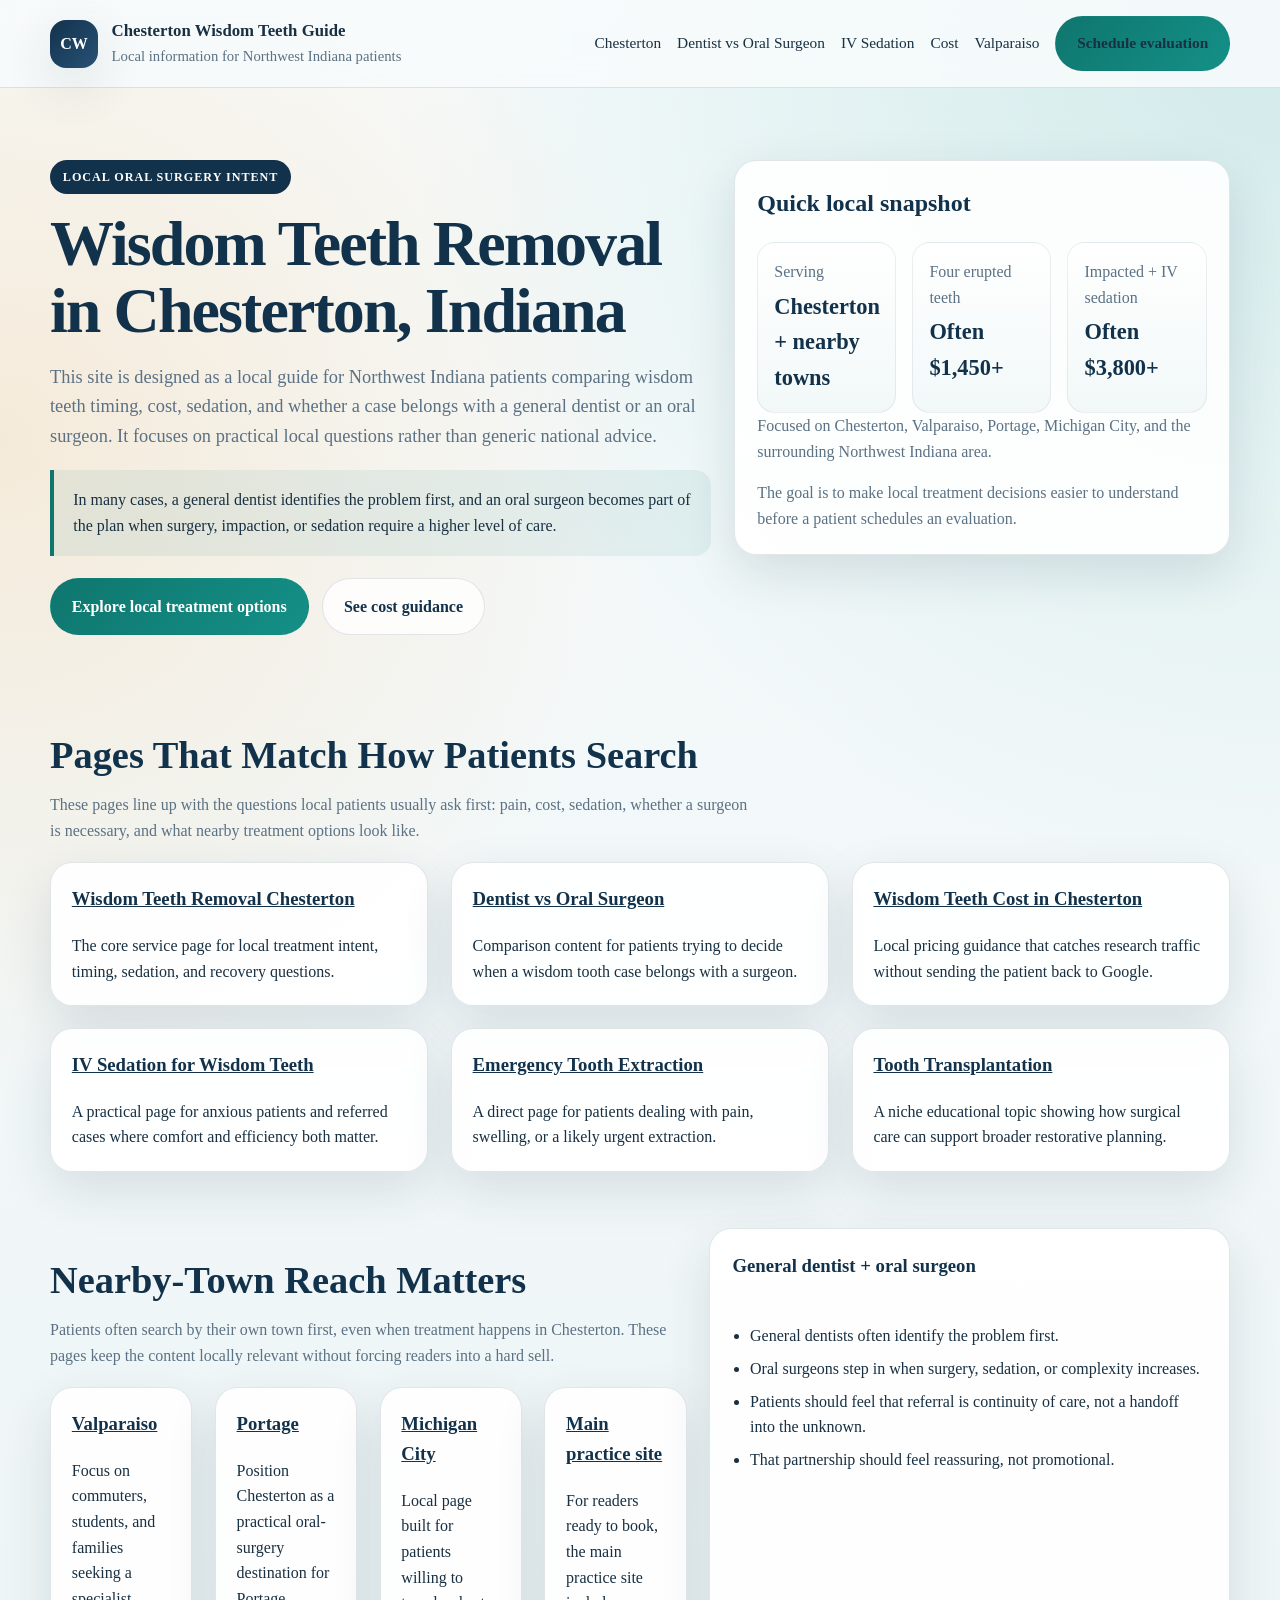
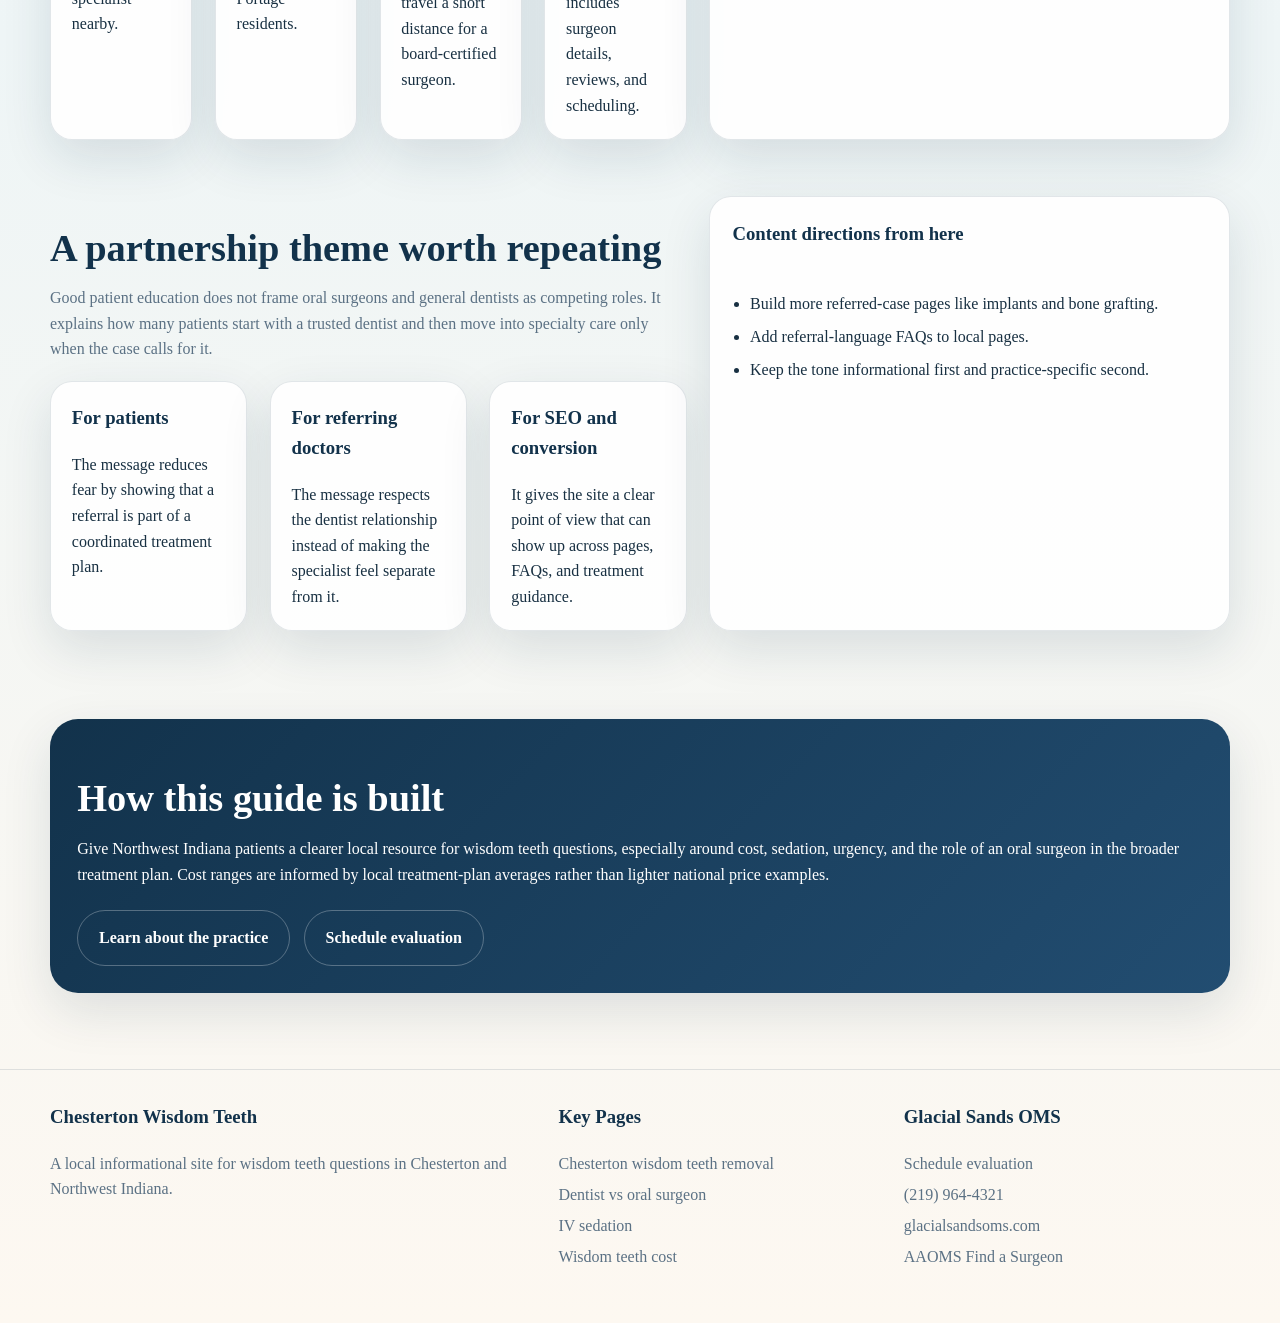
<file: index.html>
<!DOCTYPE html>
<html lang="en">
<head>
  <meta charset="utf-8">
  <meta name="viewport" content="width=device-width, initial-scale=1">
  <title>Chesterton Wisdom Teeth Removal Guide | Cost, Sedation, and Local Options</title>
  <meta name="description" content="A local guide to wisdom teeth removal in Chesterton, Indiana with cost information, sedation guidance, surgeon comparisons, and nearby-town pages.">
  <link rel="canonical" href="https://chestertonwisdomteeth.com/">
  <link rel="stylesheet" href="styles.css">
  <script type="application/ld+json">
  {
    "@context": "https://schema.org",
    "@type": "MedicalClinic",
    "name": "Glacial Sands OMS",
    "url": "https://glacialsandsoms.com/",
    "telephone": "+1-219-964-4321",
    "address": {
      "@type": "PostalAddress",
      "streetAddress": "1008 Broadway",
      "addressLocality": "Chesterton",
      "addressRegion": "IN",
      "postalCode": "46304",
      "addressCountry": "US"
    },
    "areaServed": [
      "Chesterton, Indiana",
      "Valparaiso, Indiana",
      "Portage, Indiana",
      "Michigan City, Indiana"
    ],
    "medicalSpecialty": "Oral and Maxillofacial Surgery"
  }
  </script>
</head>
<body>
  <header class="site-header">
    <div class="shell header-bar">
      <a class="brand" href="index.html">
        <div class="brand-mark">CW</div>
        <div class="brand-copy">
          <strong>Chesterton Wisdom Teeth Guide</strong>
          <span>Local information for Northwest Indiana patients</span>
        </div>
      </a>
      <nav class="nav-links">
        <a href="wisdom-teeth-removal-chesterton-in.html">Chesterton</a>
        <a href="dentist-vs-oral-surgeon.html">Dentist vs Oral Surgeon</a>
        <a href="iv-sedation-wisdom-teeth-chesterton-in.html">IV Sedation</a>
        <a href="wisdom-teeth-removal-cost-chesterton-in.html">Cost</a>
        <a href="wisdom-teeth-removal-valparaiso-in.html">Valparaiso</a>
        <a class="btn btn-primary" href="https://glacialsandsoms.com/contact/">Schedule evaluation</a>
      </nav>
    </div>
  </header>

  <main>
    <section class="hero">
      <div class="shell hero-grid">
        <div>
          <span class="eyebrow">Local oral surgery intent</span>
          <h1>Wisdom Teeth Removal in Chesterton, Indiana</h1>
          <p class="lead">
            This site is designed as a local guide for Northwest Indiana patients comparing wisdom teeth timing,
            cost, sedation, and whether a case belongs with a general dentist or an oral surgeon. It focuses on
            practical local questions rather than generic national advice.
          </p>
          <div class="quote-box">
            In many cases, a general dentist identifies the problem first, and an oral surgeon becomes part of the plan
            when surgery, impaction, or sedation require a higher level of care.
          </div>
          <div class="cta-row">
            <a class="btn btn-primary" href="wisdom-teeth-removal-chesterton-in.html">Explore local treatment options</a>
            <a class="btn btn-secondary" href="wisdom-teeth-removal-cost-chesterton-in.html">See cost guidance</a>
          </div>
        </div>
        <aside class="card hero-card">
          <h2>Quick local snapshot</h2>
          <div class="metric-grid">
            <div class="metric">
              <span class="muted">Serving</span>
              <strong>Chesterton + nearby towns</strong>
            </div>
            <div class="metric">
              <span class="muted">Four erupted teeth</span>
              <strong>Often $1,450+</strong>
            </div>
            <div class="metric">
              <span class="muted">Impacted + IV sedation</span>
              <strong>Often $3,800+</strong>
            </div>
          </div>
          <p class="muted">
            Focused on Chesterton, Valparaiso, Portage, Michigan City, and the surrounding Northwest Indiana area.
          </p>
          <p class="muted" style="margin-bottom:0;">
            The goal is to make local treatment decisions easier to understand before a patient schedules an evaluation.
          </p>
        </aside>
      </div>
    </section>

    <section class="section">
      <div class="shell">
        <h2>Pages That Match How Patients Search</h2>
        <p class="section-intro">
          These pages line up with the questions local patients usually ask first: pain, cost, sedation,
          whether a surgeon is necessary, and what nearby treatment options look like.
        </p>
        <div class="cards">
          <article class="card">
            <h3><a href="wisdom-teeth-removal-chesterton-in.html">Wisdom Teeth Removal Chesterton</a></h3>
            <p>The core service page for local treatment intent, timing, sedation, and recovery questions.</p>
          </article>
          <article class="card">
            <h3><a href="dentist-vs-oral-surgeon.html">Dentist vs Oral Surgeon</a></h3>
            <p>Comparison content for patients trying to decide when a wisdom tooth case belongs with a surgeon.</p>
          </article>
          <article class="card">
            <h3><a href="wisdom-teeth-removal-cost-chesterton-in.html">Wisdom Teeth Cost in Chesterton</a></h3>
            <p>Local pricing guidance that catches research traffic without sending the patient back to Google.</p>
          </article>
          <article class="card">
            <h3><a href="iv-sedation-wisdom-teeth-chesterton-in.html">IV Sedation for Wisdom Teeth</a></h3>
              <p>A practical page for anxious patients and referred cases where comfort and efficiency both matter.</p>
          </article>
          <article class="card">
            <h3><a href="emergency-tooth-extraction-chesterton-in.html">Emergency Tooth Extraction</a></h3>
              <p>A direct page for patients dealing with pain, swelling, or a likely urgent extraction.</p>
          </article>
          <article class="card">
            <h3><a href="tooth-transplantation-chesterton-in.html">Tooth Transplantation</a></h3>
              <p>A niche educational topic showing how surgical care can support broader restorative planning.</p>
          </article>
        </div>
      </div>
    </section>

    <section class="section">
      <div class="shell split-grid">
        <div>
          <h2>Nearby-Town Reach Matters</h2>
          <p class="section-intro">
            Patients often search by their own town first, even when treatment happens in Chesterton. These pages keep
            the content locally relevant without forcing readers into a hard sell.
          </p>
          <div class="town-grid">
            <article class="card">
              <h3><a href="wisdom-teeth-removal-valparaiso-in.html">Valparaiso</a></h3>
              <p>Focus on commuters, students, and families seeking a specialist nearby.</p>
            </article>
            <article class="card">
              <h3><a href="wisdom-teeth-removal-portage-in.html">Portage</a></h3>
              <p>Position Chesterton as a practical oral-surgery destination for Portage residents.</p>
            </article>
            <article class="card">
              <h3><a href="wisdom-teeth-removal-michigan-city-in.html">Michigan City</a></h3>
              <p>Local page built for patients willing to travel a short distance for a board-certified surgeon.</p>
            </article>
            <article class="card">
              <h3><a href="https://glacialsandsoms.com/">Main practice site</a></h3>
              <p>For readers ready to book, the main practice site includes surgeon details, reviews, and scheduling.</p>
            </article>
          </div>
        </div>
        <aside class="card sidebar-card">
          <h3>General dentist + oral surgeon</h3>
          <ul class="bullet-list">
            <li>General dentists often identify the problem first.</li>
            <li>Oral surgeons step in when surgery, sedation, or complexity increases.</li>
            <li>Patients should feel that referral is continuity of care, not a handoff into the unknown.</li>
            <li>That partnership should feel reassuring, not promotional.</li>
          </ul>
        </aside>
      </div>
    </section>

    <section class="section">
      <div class="shell split-grid">
        <div>
          <h2>A partnership theme worth repeating</h2>
          <p class="section-intro">
            Good patient education does not frame oral surgeons and general dentists as competing roles. It explains how
            many patients start with a trusted dentist and then move into specialty care only when the case calls for it.
          </p>
          <div class="cards">
            <article class="card">
              <h3>For patients</h3>
              <p>The message reduces fear by showing that a referral is part of a coordinated treatment plan.</p>
            </article>
            <article class="card">
              <h3>For referring doctors</h3>
              <p>The message respects the dentist relationship instead of making the specialist feel separate from it.</p>
            </article>
            <article class="card">
              <h3>For SEO and conversion</h3>
              <p>It gives the site a clear point of view that can show up across pages, FAQs, and treatment guidance.</p>
            </article>
          </div>
        </div>
        <aside class="card sidebar-card">
          <h3>Content directions from here</h3>
          <ul class="bullet-list">
            <li>Build more referred-case pages like implants and bone grafting.</li>
            <li>Add referral-language FAQs to local pages.</li>
            <li>Keep the tone informational first and practice-specific second.</li>
          </ul>
        </aside>
      </div>
    </section>

    <section class="section">
      <div class="shell">
        <div class="cta-band">
          <h2>How this guide is built</h2>
          <p>
            Give Northwest Indiana patients a clearer local resource for wisdom teeth questions, especially around cost,
            sedation, urgency, and the role of an oral surgeon in the broader treatment plan. Cost ranges are informed
            by local treatment-plan averages rather than lighter national price examples.
          </p>
          <div class="cta-row">
            <a class="btn btn-ghost" href="https://glacialsandsoms.com/">Learn about the practice</a>
            <a class="btn btn-ghost" href="https://glacialsandsoms.com/contact/">Schedule evaluation</a>
          </div>
        </div>
      </div>
    </section>
  </main>

  <footer class="site-footer">
    <div class="shell footer-grid">
      <div>
        <h3>Chesterton Wisdom Teeth</h3>
        <p class="muted">
          A local informational site for wisdom teeth questions in Chesterton and Northwest Indiana.
        </p>
      </div>
      <div>
        <h3>Key Pages</h3>
        <a href="wisdom-teeth-removal-chesterton-in.html">Chesterton wisdom teeth removal</a>
        <a href="dentist-vs-oral-surgeon.html">Dentist vs oral surgeon</a>
        <a href="iv-sedation-wisdom-teeth-chesterton-in.html">IV sedation</a>
        <a href="wisdom-teeth-removal-cost-chesterton-in.html">Wisdom teeth cost</a>
      </div>
      <div>
        <h3>Glacial Sands OMS</h3>
        <a href="https://glacialsandsoms.com/contact/">Schedule evaluation</a>
        <a href="tel:+12199644321">(219) 964-4321</a>
        <a href="https://glacialsandsoms.com/">glacialsandsoms.com</a>
        <a href="https://myoms.org/find-a-surgeon/" target="_blank" rel="noopener noreferrer">AAOMS Find a Surgeon</a>
      </div>
    </div>
  </footer>
</body>
</html>
</file>
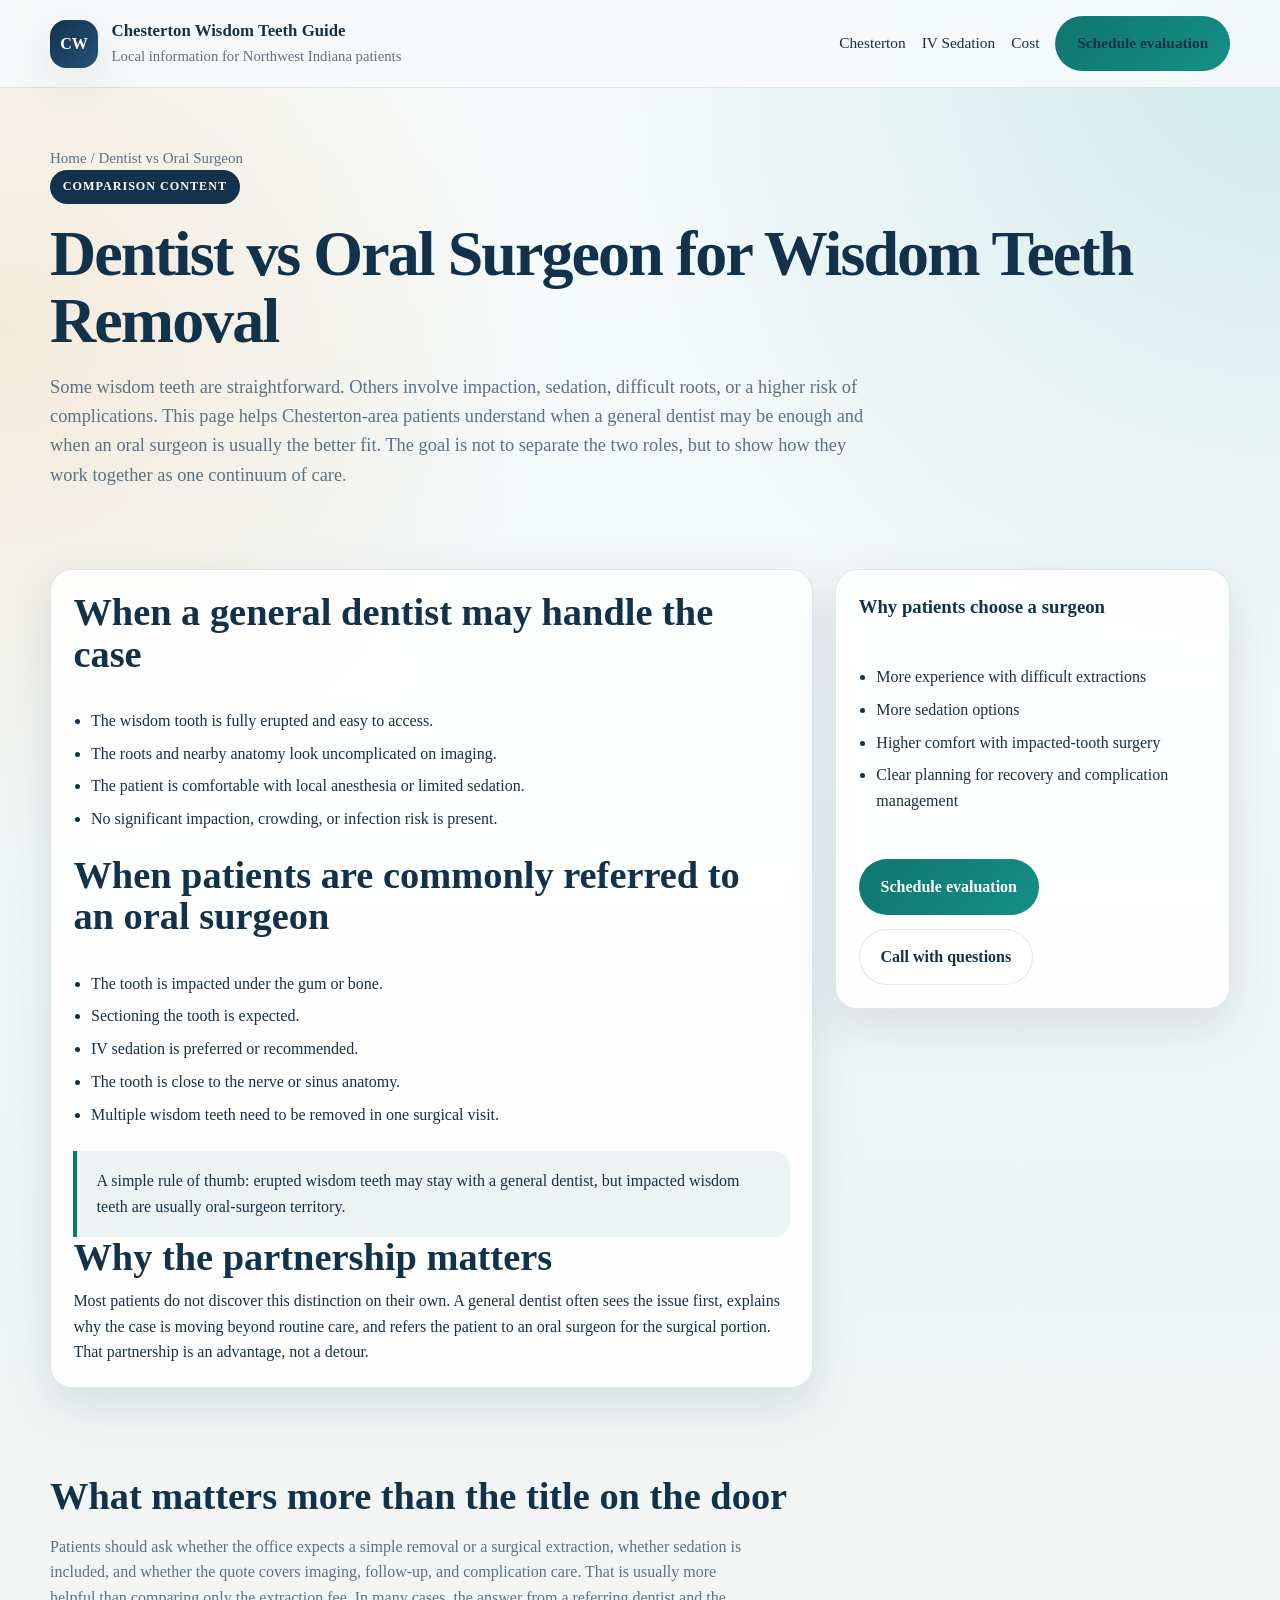
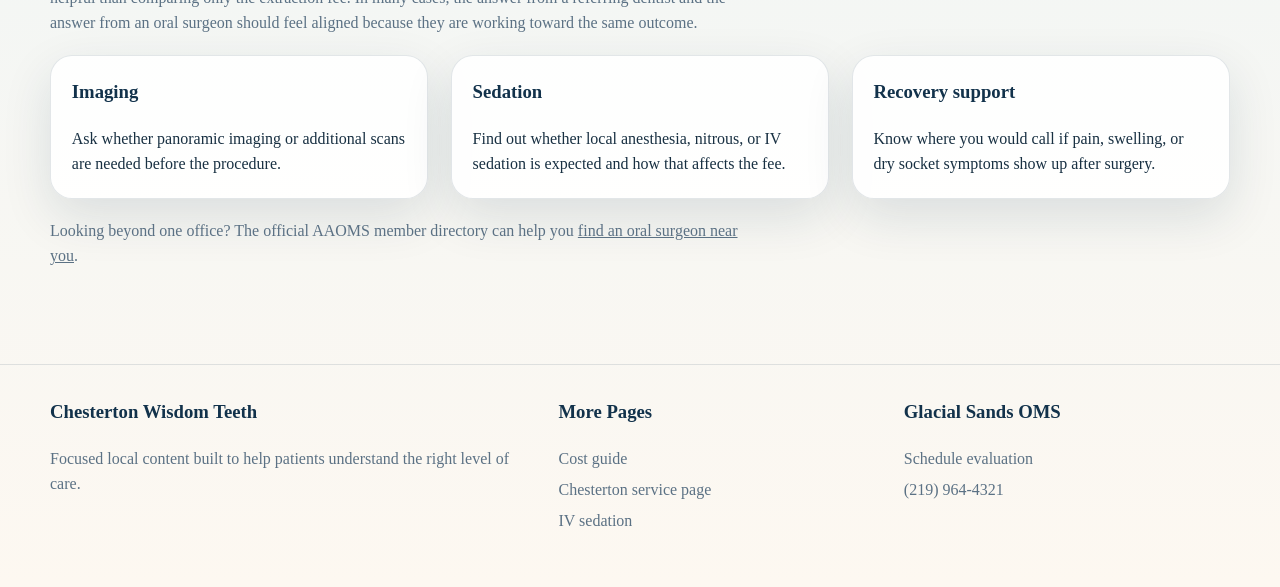
<file: dentist-vs-oral-surgeon.html>
<!DOCTYPE html>
<html lang="en">
<head>
  <meta charset="utf-8">
  <meta name="viewport" content="width=device-width, initial-scale=1">
  <title>Dentist vs Oral Surgeon for Wisdom Teeth | Chesterton, IN</title>
  <meta name="description" content="When should wisdom teeth come out with a general dentist and when should they be referred to an oral surgeon in Chesterton, Indiana?">
  <link rel="canonical" href="https://chestertonwisdomteeth.com/dentist-vs-oral-surgeon">
  <link rel="stylesheet" href="styles.css">
</head>
<body>
  <header class="site-header">
    <div class="shell header-bar">
      <a class="brand" href="index.html">
        <div class="brand-mark">CW</div>
        <div class="brand-copy">
          <strong>Chesterton Wisdom Teeth Guide</strong>
          <span>Local information for Northwest Indiana patients</span>
        </div>
      </a>
      <nav class="nav-links">
        <a href="wisdom-teeth-removal-chesterton-in.html">Chesterton</a>
        <a href="iv-sedation-wisdom-teeth-chesterton-in.html">IV Sedation</a>
        <a href="wisdom-teeth-removal-cost-chesterton-in.html">Cost</a>
        <a class="btn btn-primary" href="https://glacialsandsoms.com/contact/">Schedule evaluation</a>
      </nav>
    </div>
  </header>

  <main>
    <section class="page-hero">
      <div class="shell">
        <div class="breadcrumbs"><a href="index.html">Home</a> / Dentist vs Oral Surgeon</div>
        <span class="eyebrow">Comparison content</span>
        <h1>Dentist vs Oral Surgeon for Wisdom Teeth Removal</h1>
        <p class="lead">
          Some wisdom teeth are straightforward. Others involve impaction, sedation, difficult roots, or a higher risk
          of complications. This page helps Chesterton-area patients understand when a general dentist may be enough and
          when an oral surgeon is usually the better fit. The goal is not to separate the two roles, but to show how
          they work together as one continuum of care.
        </p>
      </div>
    </section>

    <section class="section">
      <div class="shell content-grid">
        <article class="card section-card">
          <h2>When a general dentist may handle the case</h2>
          <ul class="bullet-list">
            <li>The wisdom tooth is fully erupted and easy to access.</li>
            <li>The roots and nearby anatomy look uncomplicated on imaging.</li>
            <li>The patient is comfortable with local anesthesia or limited sedation.</li>
            <li>No significant impaction, crowding, or infection risk is present.</li>
          </ul>

          <h2>When patients are commonly referred to an oral surgeon</h2>
          <ul class="bullet-list">
            <li>The tooth is impacted under the gum or bone.</li>
            <li>Sectioning the tooth is expected.</li>
            <li>IV sedation is preferred or recommended.</li>
            <li>The tooth is close to the nerve or sinus anatomy.</li>
            <li>Multiple wisdom teeth need to be removed in one surgical visit.</li>
          </ul>

          <div class="quote-box">
            A simple rule of thumb: erupted wisdom teeth may stay with a general dentist, but impacted wisdom teeth
            are usually oral-surgeon territory.
          </div>
          <h2>Why the partnership matters</h2>
          <p>
            Most patients do not discover this distinction on their own. A general dentist often sees the issue first,
            explains why the case is moving beyond routine care, and refers the patient to an oral surgeon for the
            surgical portion. That partnership is an advantage, not a detour.
          </p>
        </article>

        <aside class="card sidebar-card">
          <h3>Why patients choose a surgeon</h3>
          <ul class="bullet-list">
            <li>More experience with difficult extractions</li>
            <li>More sedation options</li>
            <li>Higher comfort with impacted-tooth surgery</li>
            <li>Clear planning for recovery and complication management</li>
          </ul>
          <div class="cta-row">
            <a class="btn btn-primary" href="https://glacialsandsoms.com/contact/">Schedule evaluation</a>
            <a class="btn btn-secondary" href="tel:+12199644321">Call with questions</a>
          </div>
        </aside>
      </div>
    </section>

    <section class="section">
      <div class="shell">
        <h2>What matters more than the title on the door</h2>
        <p class="section-intro">
          Patients should ask whether the office expects a simple removal or a surgical extraction, whether sedation is
          included, and whether the quote covers imaging, follow-up, and complication care. That is usually more helpful
          than comparing only the extraction fee. In many cases, the answer from a referring dentist and the answer from
          an oral surgeon should feel aligned because they are working toward the same outcome.
        </p>
        <div class="cards">
          <article class="card">
            <h3>Imaging</h3>
            <p>Ask whether panoramic imaging or additional scans are needed before the procedure.</p>
          </article>
          <article class="card">
            <h3>Sedation</h3>
            <p>Find out whether local anesthesia, nitrous, or IV sedation is expected and how that affects the fee.</p>
          </article>
          <article class="card">
            <h3>Recovery support</h3>
            <p>Know where you would call if pain, swelling, or dry socket symptoms show up after surgery.</p>
          </article>
        </div>
        <p class="section-intro" style="margin-top:1.2rem;">
          Looking beyond one office? The official AAOMS member directory can help you
          <a href="https://myoms.org/find-a-surgeon/" target="_blank" rel="noopener noreferrer">find an oral surgeon near you</a>.
        </p>
      </div>
    </section>
  </main>

  <footer class="site-footer">
    <div class="shell footer-grid">
      <div>
        <h3>Chesterton Wisdom Teeth</h3>
        <p class="muted">Focused local content built to help patients understand the right level of care.</p>
      </div>
      <div>
        <h3>More Pages</h3>
        <a href="wisdom-teeth-removal-cost-chesterton-in.html">Cost guide</a>
        <a href="wisdom-teeth-removal-chesterton-in.html">Chesterton service page</a>
        <a href="iv-sedation-wisdom-teeth-chesterton-in.html">IV sedation</a>
      </div>
      <div>
        <h3>Glacial Sands OMS</h3>
        <a href="https://glacialsandsoms.com/contact/">Schedule evaluation</a>
        <a href="tel:+12199644321">(219) 964-4321</a>
      </div>
    </div>
  </footer>
</body>
</html>
</file>
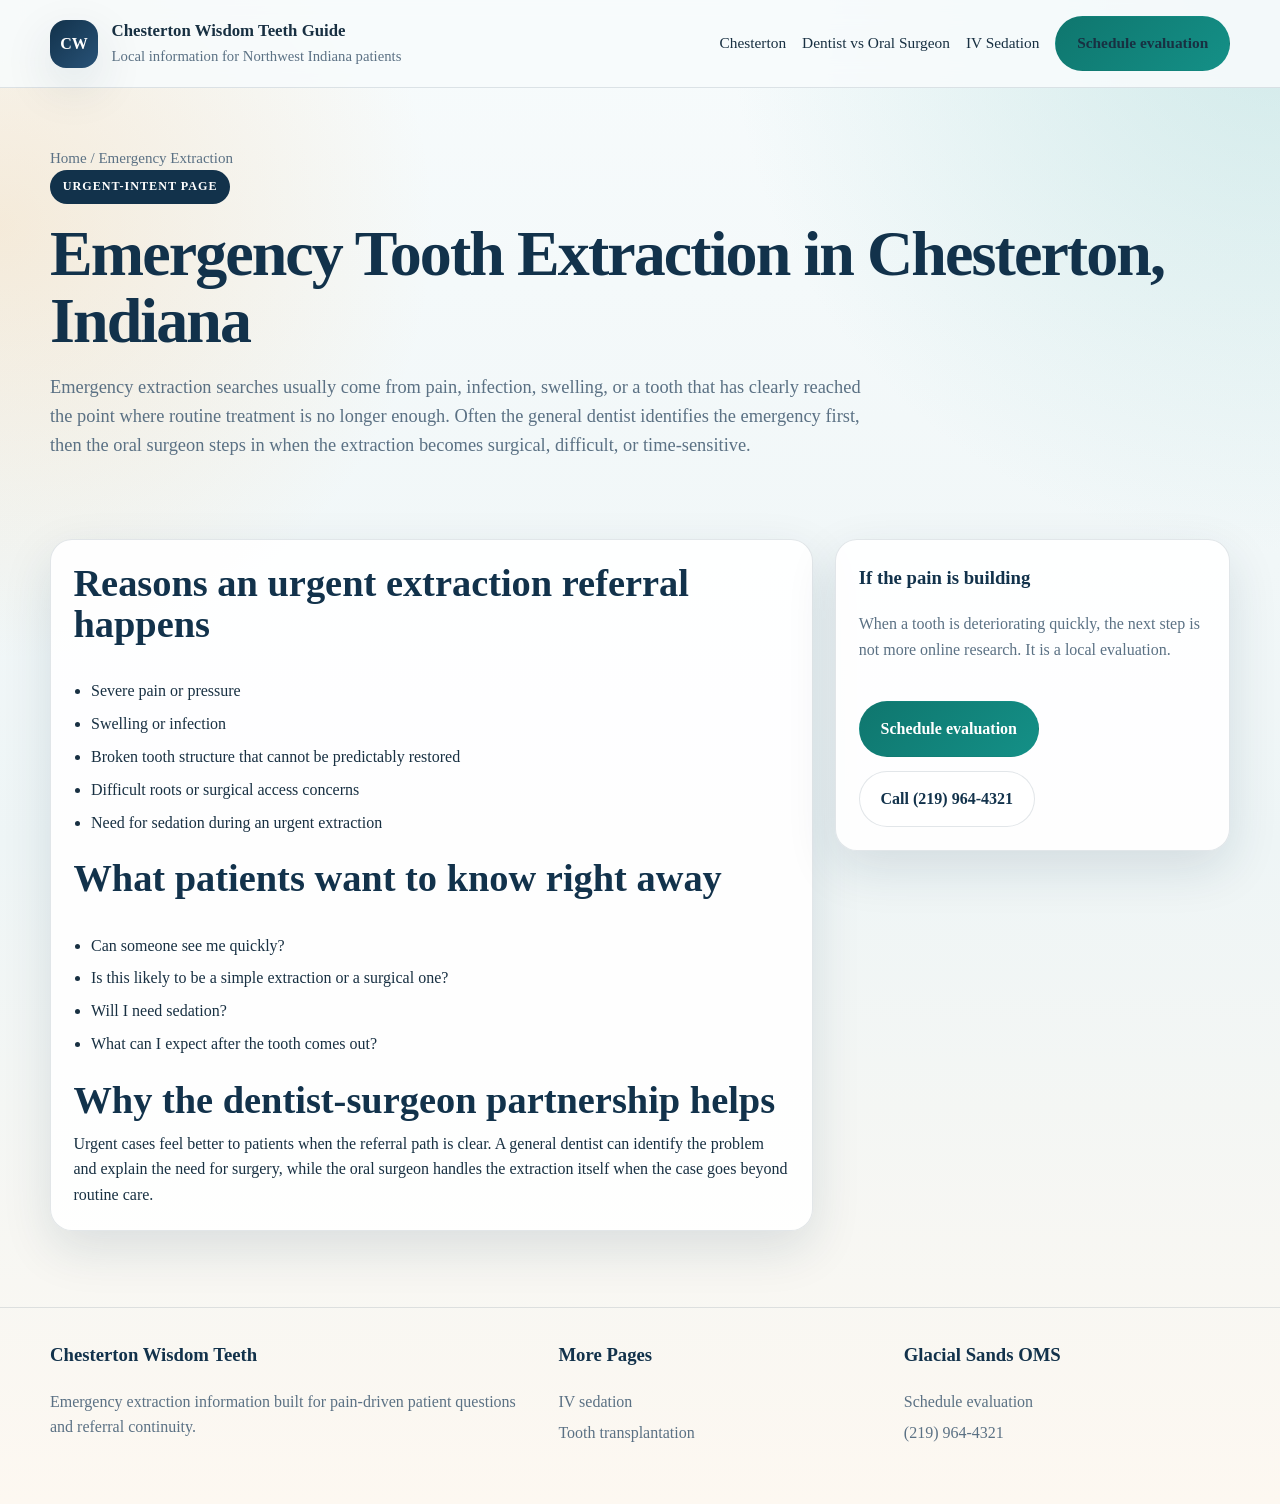
<file: emergency-tooth-extraction-chesterton-in.html>
<!DOCTYPE html>
<html lang="en">
<head>
  <meta charset="utf-8">
  <meta name="viewport" content="width=device-width, initial-scale=1">
  <title>Emergency Tooth Extraction in Chesterton, IN</title>
  <meta name="description" content="Emergency tooth extraction information for Chesterton, Indiana patients, including when a general dentist may refer to an oral surgeon for urgent care.">
  <link rel="canonical" href="https://chestertonwisdomteeth.com/emergency-tooth-extraction-chesterton-in">
  <link rel="stylesheet" href="styles.css">
</head>
<body>
  <header class="site-header">
    <div class="shell header-bar">
      <a class="brand" href="index.html">
        <div class="brand-mark">CW</div>
        <div class="brand-copy">
          <strong>Chesterton Wisdom Teeth Guide</strong>
          <span>Local information for Northwest Indiana patients</span>
        </div>
      </a>
      <nav class="nav-links">
        <a href="wisdom-teeth-removal-chesterton-in.html">Chesterton</a>
        <a href="dentist-vs-oral-surgeon.html">Dentist vs Oral Surgeon</a>
        <a href="iv-sedation-wisdom-teeth-chesterton-in.html">IV Sedation</a>
        <a class="btn btn-primary" href="https://glacialsandsoms.com/contact/">Schedule evaluation</a>
      </nav>
    </div>
  </header>

  <main>
    <section class="page-hero">
      <div class="shell">
        <div class="breadcrumbs"><a href="index.html">Home</a> / Emergency Extraction</div>
        <span class="eyebrow">Urgent-intent page</span>
        <h1>Emergency Tooth Extraction in Chesterton, Indiana</h1>
        <p class="lead">
          Emergency extraction searches usually come from pain, infection, swelling, or a tooth that has clearly reached
          the point where routine treatment is no longer enough. Often the general dentist identifies the emergency first,
          then the oral surgeon steps in when the extraction becomes surgical, difficult, or time-sensitive.
        </p>
      </div>
    </section>

    <section class="section">
      <div class="shell content-grid">
        <article class="card section-card">
          <h2>Reasons an urgent extraction referral happens</h2>
          <ul class="bullet-list">
            <li>Severe pain or pressure</li>
            <li>Swelling or infection</li>
            <li>Broken tooth structure that cannot be predictably restored</li>
            <li>Difficult roots or surgical access concerns</li>
            <li>Need for sedation during an urgent extraction</li>
          </ul>

          <h2>What patients want to know right away</h2>
          <ul class="bullet-list">
            <li>Can someone see me quickly?</li>
            <li>Is this likely to be a simple extraction or a surgical one?</li>
            <li>Will I need sedation?</li>
            <li>What can I expect after the tooth comes out?</li>
          </ul>

          <h2>Why the dentist-surgeon partnership helps</h2>
          <p>
            Urgent cases feel better to patients when the referral path is clear. A general dentist can identify the
            problem and explain the need for surgery, while the oral surgeon handles the extraction itself when the case
            goes beyond routine care.
          </p>
        </article>

        <aside class="card sidebar-card">
          <h3>If the pain is building</h3>
          <p class="muted">
            When a tooth is deteriorating quickly, the next step is not more online research. It is a local evaluation.
          </p>
          <div class="cta-row">
            <a class="btn btn-primary" href="https://glacialsandsoms.com/contact/">Schedule evaluation</a>
            <a class="btn btn-secondary" href="tel:+12199644321">Call (219) 964-4321</a>
          </div>
        </aside>
      </div>
    </section>
  </main>

  <footer class="site-footer">
    <div class="shell footer-grid">
      <div>
        <h3>Chesterton Wisdom Teeth</h3>
        <p class="muted">Emergency extraction information built for pain-driven patient questions and referral continuity.</p>
      </div>
      <div>
        <h3>More Pages</h3>
        <a href="iv-sedation-wisdom-teeth-chesterton-in.html">IV sedation</a>
        <a href="tooth-transplantation-chesterton-in.html">Tooth transplantation</a>
      </div>
      <div>
        <h3>Glacial Sands OMS</h3>
        <a href="https://glacialsandsoms.com/contact/">Schedule evaluation</a>
        <a href="tel:+12199644321">(219) 964-4321</a>
      </div>
    </div>
  </footer>
</body>
</html>
</file>
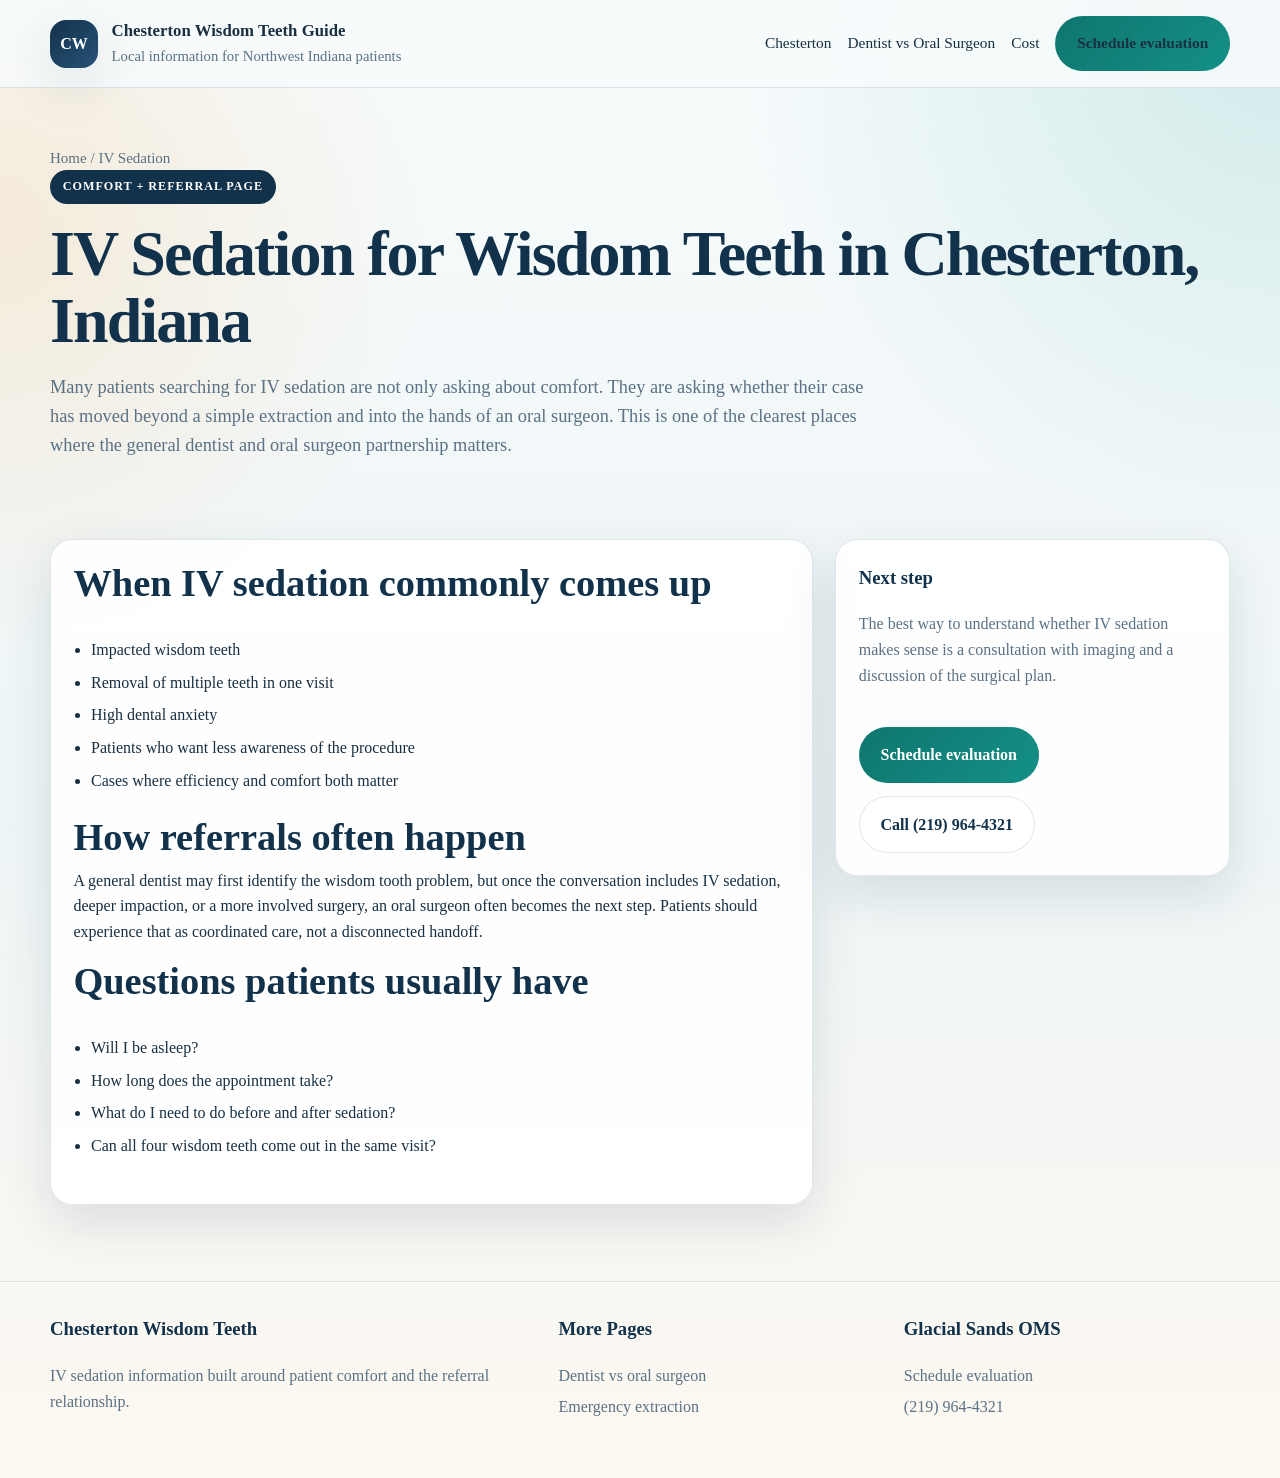
<file: iv-sedation-wisdom-teeth-chesterton-in.html>
<!DOCTYPE html>
<html lang="en">
<head>
  <meta charset="utf-8">
  <meta name="viewport" content="width=device-width, initial-scale=1">
  <title>IV Sedation for Wisdom Teeth in Chesterton, IN</title>
  <meta name="description" content="IV sedation for wisdom teeth removal in Chesterton, Indiana, including when it is used and how oral surgeons support referred patients from general dentists.">
  <link rel="canonical" href="https://chestertonwisdomteeth.com/iv-sedation-wisdom-teeth-chesterton-in">
  <link rel="stylesheet" href="styles.css">
</head>
<body>
  <header class="site-header">
    <div class="shell header-bar">
      <a class="brand" href="index.html">
        <div class="brand-mark">CW</div>
        <div class="brand-copy">
          <strong>Chesterton Wisdom Teeth Guide</strong>
          <span>Local information for Northwest Indiana patients</span>
        </div>
      </a>
      <nav class="nav-links">
        <a href="wisdom-teeth-removal-chesterton-in.html">Chesterton</a>
        <a href="dentist-vs-oral-surgeon.html">Dentist vs Oral Surgeon</a>
        <a href="wisdom-teeth-removal-cost-chesterton-in.html">Cost</a>
        <a class="btn btn-primary" href="https://glacialsandsoms.com/contact/">Schedule evaluation</a>
      </nav>
    </div>
  </header>

  <main>
    <section class="page-hero">
      <div class="shell">
        <div class="breadcrumbs"><a href="index.html">Home</a> / IV Sedation</div>
        <span class="eyebrow">Comfort + referral page</span>
        <h1>IV Sedation for Wisdom Teeth in Chesterton, Indiana</h1>
        <p class="lead">
          Many patients searching for IV sedation are not only asking about comfort. They are asking whether their case
          has moved beyond a simple extraction and into the hands of an oral surgeon. This is one of the clearest places
          where the general dentist and oral surgeon partnership matters.
        </p>
      </div>
    </section>

    <section class="section">
      <div class="shell content-grid">
        <article class="card section-card">
          <h2>When IV sedation commonly comes up</h2>
          <ul class="bullet-list">
            <li>Impacted wisdom teeth</li>
            <li>Removal of multiple teeth in one visit</li>
            <li>High dental anxiety</li>
            <li>Patients who want less awareness of the procedure</li>
            <li>Cases where efficiency and comfort both matter</li>
          </ul>

          <h2>How referrals often happen</h2>
          <p>
            A general dentist may first identify the wisdom tooth problem, but once the conversation includes IV sedation,
            deeper impaction, or a more involved surgery, an oral surgeon often becomes the next step. Patients should
            experience that as coordinated care, not a disconnected handoff.
          </p>

          <h2>Questions patients usually have</h2>
          <ul class="bullet-list">
            <li>Will I be asleep?</li>
            <li>How long does the appointment take?</li>
            <li>What do I need to do before and after sedation?</li>
            <li>Can all four wisdom teeth come out in the same visit?</li>
          </ul>
        </article>

        <aside class="card sidebar-card">
          <h3>Next step</h3>
          <p class="muted">
            The best way to understand whether IV sedation makes sense is a consultation with imaging and a discussion
            of the surgical plan.
          </p>
          <div class="cta-row">
            <a class="btn btn-primary" href="https://glacialsandsoms.com/contact/">Schedule evaluation</a>
            <a class="btn btn-secondary" href="tel:+12199644321">Call (219) 964-4321</a>
          </div>
        </aside>
      </div>
    </section>
  </main>

  <footer class="site-footer">
    <div class="shell footer-grid">
      <div>
        <h3>Chesterton Wisdom Teeth</h3>
        <p class="muted">IV sedation information built around patient comfort and the referral relationship.</p>
      </div>
      <div>
        <h3>More Pages</h3>
        <a href="dentist-vs-oral-surgeon.html">Dentist vs oral surgeon</a>
        <a href="emergency-tooth-extraction-chesterton-in.html">Emergency extraction</a>
      </div>
      <div>
        <h3>Glacial Sands OMS</h3>
        <a href="https://glacialsandsoms.com/contact/">Schedule evaluation</a>
        <a href="tel:+12199644321">(219) 964-4321</a>
      </div>
    </div>
  </footer>
</body>
</html>
</file>
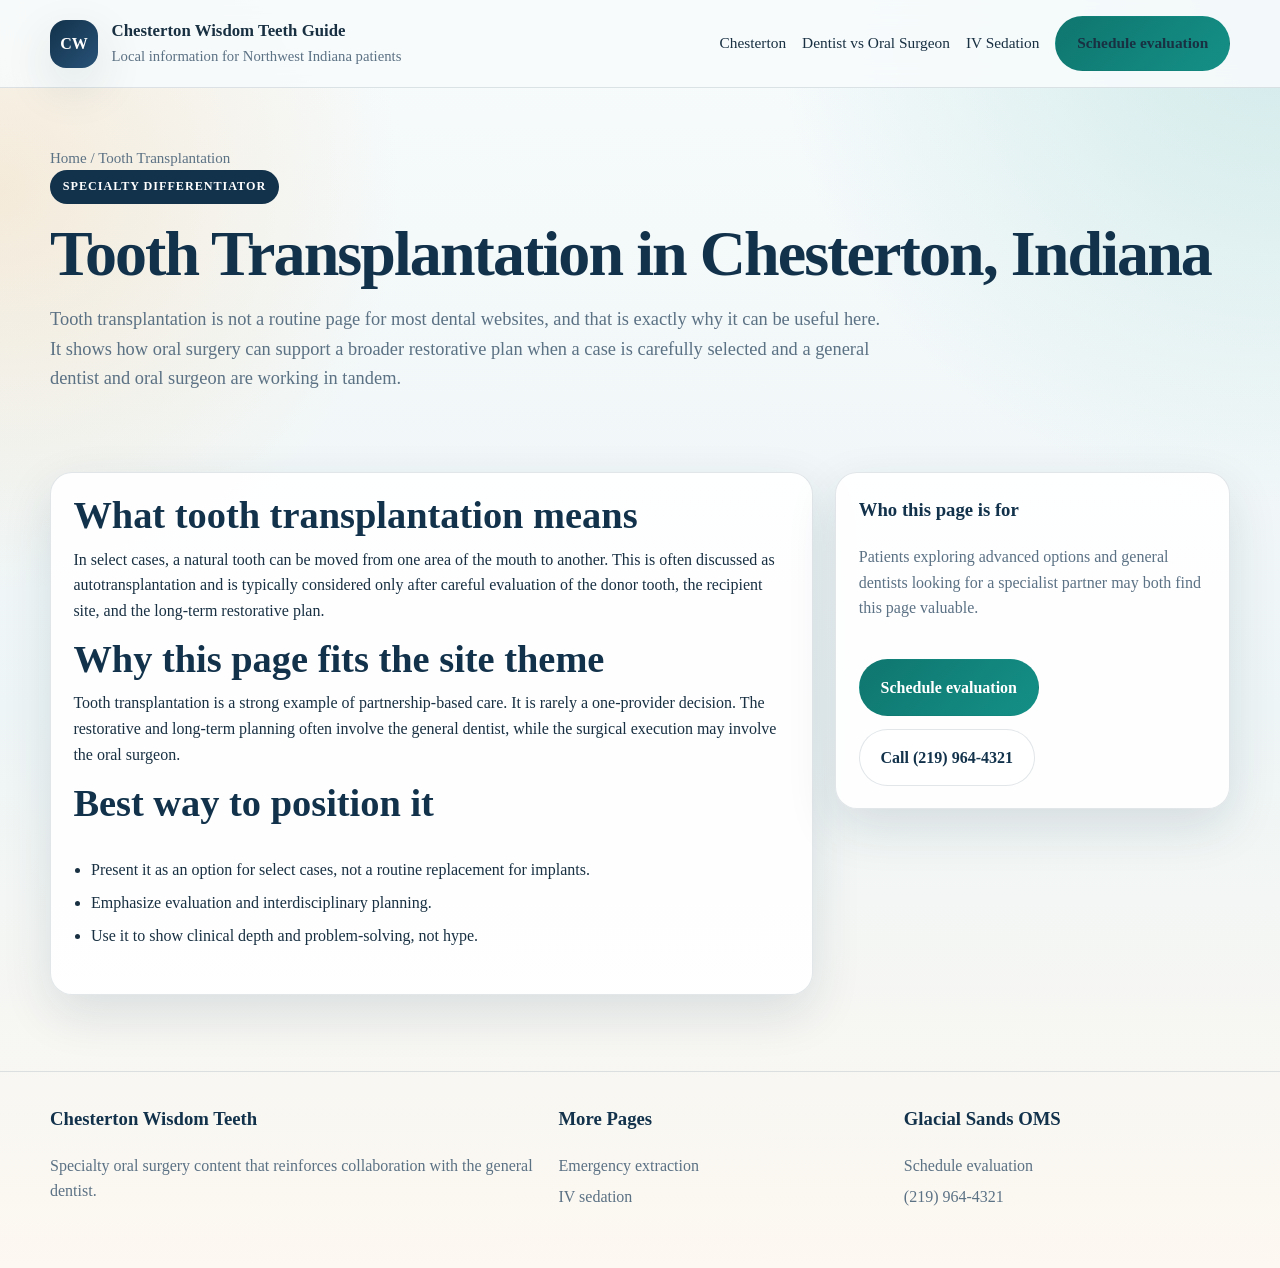
<file: tooth-transplantation-chesterton-in.html>
<!DOCTYPE html>
<html lang="en">
<head>
  <meta charset="utf-8">
  <meta name="viewport" content="width=device-width, initial-scale=1">
  <title>Tooth Transplantation in Chesterton, IN</title>
  <meta name="description" content="Tooth transplantation information for Chesterton, Indiana patients, including how oral surgeons can work alongside general dentists in select cases.">
  <link rel="canonical" href="https://chestertonwisdomteeth.com/tooth-transplantation-chesterton-in">
  <link rel="stylesheet" href="styles.css">
</head>
<body>
  <header class="site-header">
    <div class="shell header-bar">
      <a class="brand" href="index.html">
        <div class="brand-mark">CW</div>
        <div class="brand-copy">
          <strong>Chesterton Wisdom Teeth Guide</strong>
          <span>Local information for Northwest Indiana patients</span>
        </div>
      </a>
      <nav class="nav-links">
        <a href="wisdom-teeth-removal-chesterton-in.html">Chesterton</a>
        <a href="dentist-vs-oral-surgeon.html">Dentist vs Oral Surgeon</a>
        <a href="iv-sedation-wisdom-teeth-chesterton-in.html">IV Sedation</a>
        <a class="btn btn-primary" href="https://glacialsandsoms.com/contact/">Schedule evaluation</a>
      </nav>
    </div>
  </header>

  <main>
    <section class="page-hero">
      <div class="shell">
        <div class="breadcrumbs"><a href="index.html">Home</a> / Tooth Transplantation</div>
        <span class="eyebrow">Specialty differentiator</span>
        <h1>Tooth Transplantation in Chesterton, Indiana</h1>
        <p class="lead">
          Tooth transplantation is not a routine page for most dental websites, and that is exactly why it can be useful
          here. It shows how oral surgery can support a broader restorative plan when a case is carefully selected and a
          general dentist and oral surgeon are working in tandem.
        </p>
      </div>
    </section>

    <section class="section">
      <div class="shell content-grid">
        <article class="card section-card">
          <h2>What tooth transplantation means</h2>
          <p>
            In select cases, a natural tooth can be moved from one area of the mouth to another. This is often discussed
            as autotransplantation and is typically considered only after careful evaluation of the donor tooth, the
            recipient site, and the long-term restorative plan.
          </p>

          <h2>Why this page fits the site theme</h2>
          <p>
            Tooth transplantation is a strong example of partnership-based care. It is rarely a one-provider decision.
            The restorative and long-term planning often involve the general dentist, while the surgical execution may
            involve the oral surgeon.
          </p>

          <h2>Best way to position it</h2>
          <ul class="bullet-list">
            <li>Present it as an option for select cases, not a routine replacement for implants.</li>
            <li>Emphasize evaluation and interdisciplinary planning.</li>
            <li>Use it to show clinical depth and problem-solving, not hype.</li>
          </ul>
        </article>

        <aside class="card sidebar-card">
          <h3>Who this page is for</h3>
          <p class="muted">
            Patients exploring advanced options and general dentists looking for a specialist partner may both find this
            page valuable.
          </p>
          <div class="cta-row">
            <a class="btn btn-primary" href="https://glacialsandsoms.com/contact/">Schedule evaluation</a>
            <a class="btn btn-secondary" href="tel:+12199644321">Call (219) 964-4321</a>
          </div>
        </aside>
      </div>
    </section>
  </main>

  <footer class="site-footer">
    <div class="shell footer-grid">
      <div>
        <h3>Chesterton Wisdom Teeth</h3>
        <p class="muted">Specialty oral surgery content that reinforces collaboration with the general dentist.</p>
      </div>
      <div>
        <h3>More Pages</h3>
        <a href="emergency-tooth-extraction-chesterton-in.html">Emergency extraction</a>
        <a href="iv-sedation-wisdom-teeth-chesterton-in.html">IV sedation</a>
      </div>
      <div>
        <h3>Glacial Sands OMS</h3>
        <a href="https://glacialsandsoms.com/contact/">Schedule evaluation</a>
        <a href="tel:+12199644321">(219) 964-4321</a>
      </div>
    </div>
  </footer>
</body>
</html>
</file>
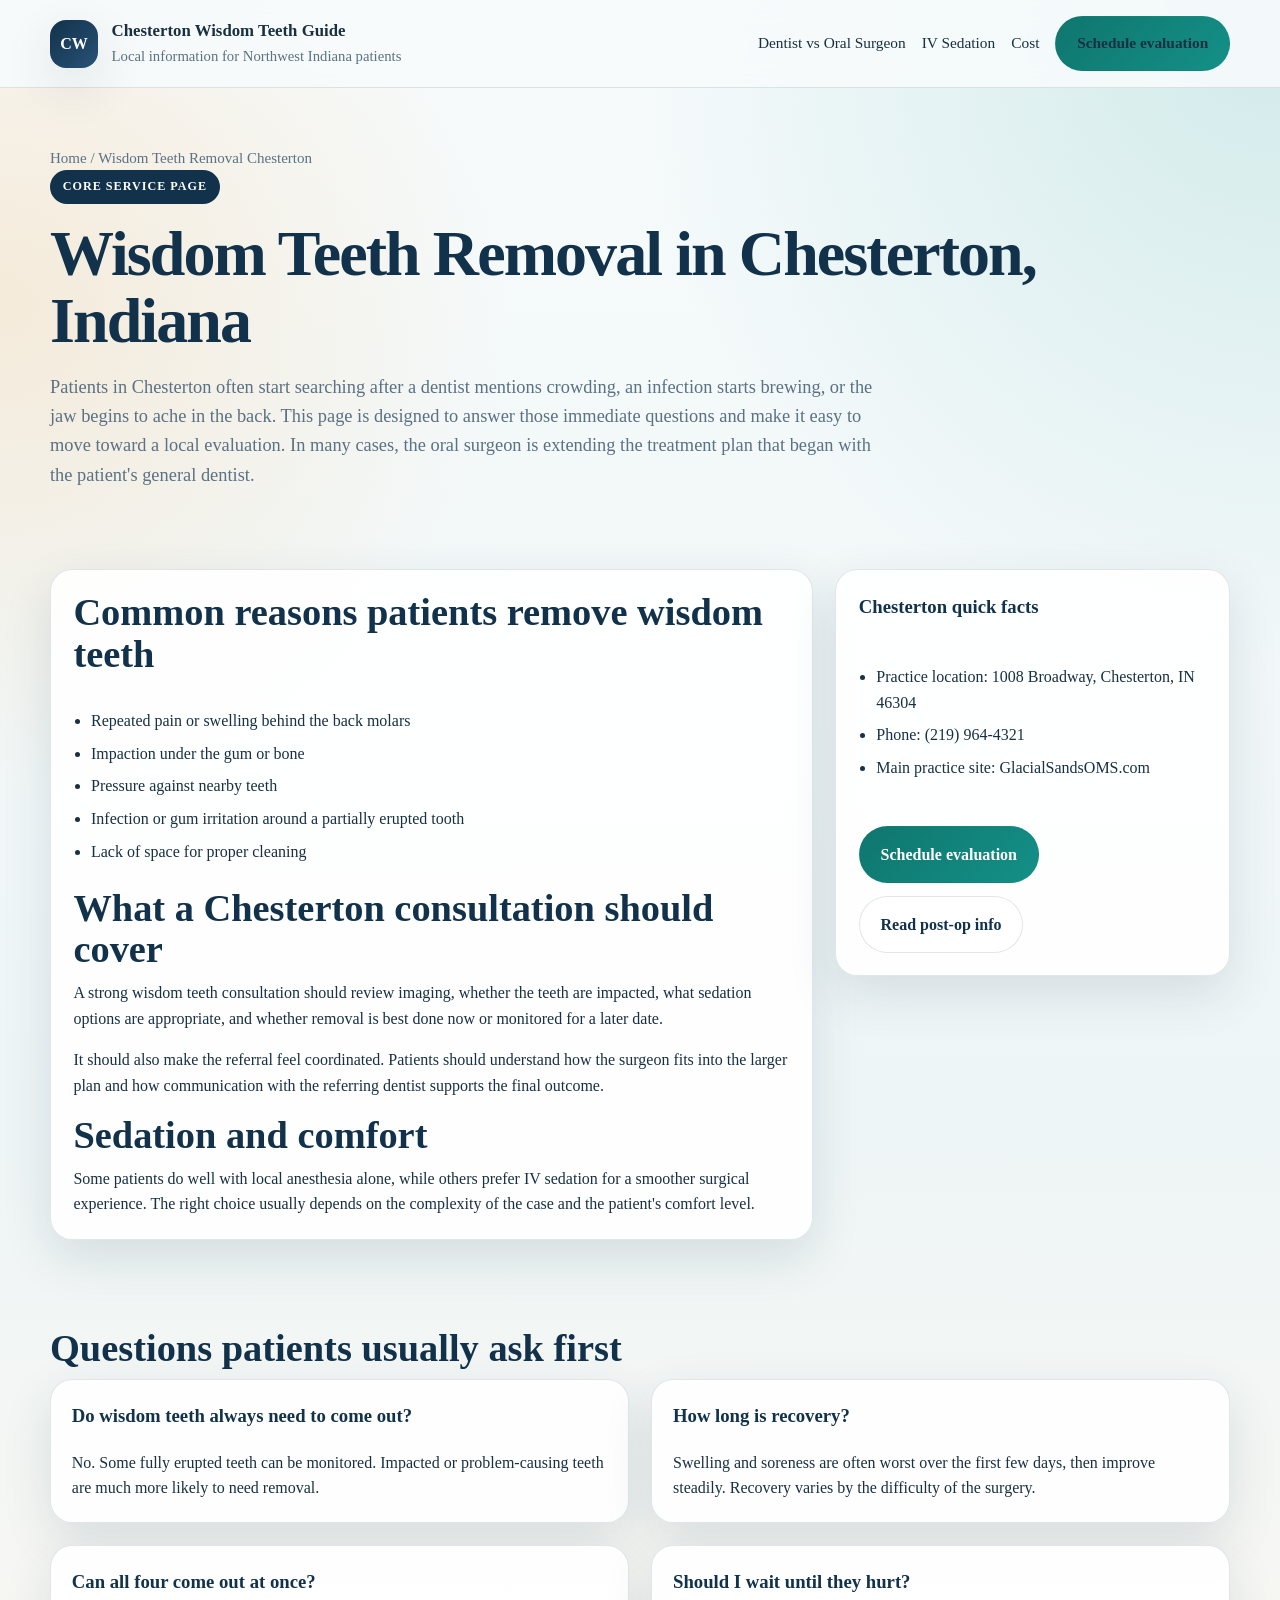
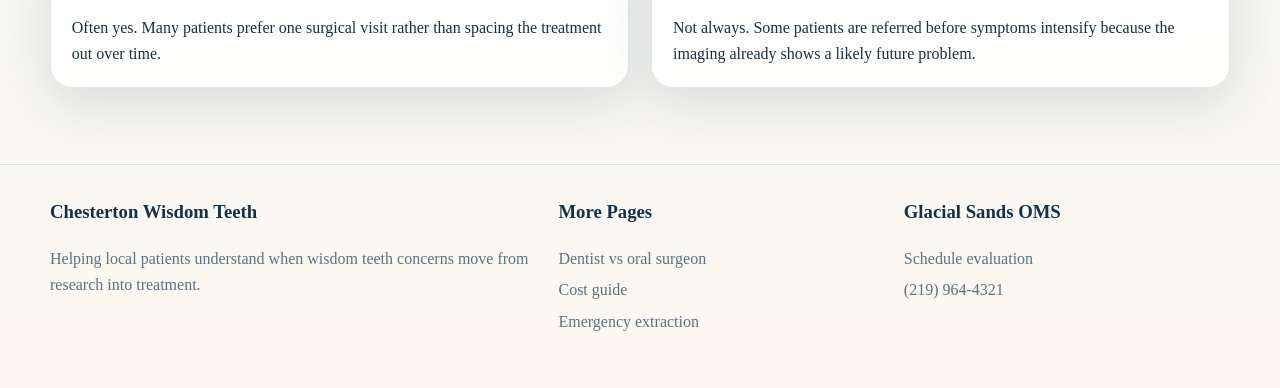
<file: wisdom-teeth-removal-chesterton-in.html>
<!DOCTYPE html>
<html lang="en">
<head>
  <meta charset="utf-8">
  <meta name="viewport" content="width=device-width, initial-scale=1">
  <title>Wisdom Teeth Removal in Chesterton, IN</title>
  <meta name="description" content="Wisdom teeth removal in Chesterton, Indiana with local guidance on timing, sedation, impacted teeth, and consultation with Glacial Sands OMS.">
  <link rel="canonical" href="https://chestertonwisdomteeth.com/wisdom-teeth-removal-chesterton-in">
  <link rel="stylesheet" href="styles.css">
</head>
<body>
  <header class="site-header">
    <div class="shell header-bar">
      <a class="brand" href="index.html">
        <div class="brand-mark">CW</div>
        <div class="brand-copy">
          <strong>Chesterton Wisdom Teeth Guide</strong>
          <span>Local information for Northwest Indiana patients</span>
        </div>
      </a>
      <nav class="nav-links">
        <a href="dentist-vs-oral-surgeon.html">Dentist vs Oral Surgeon</a>
        <a href="iv-sedation-wisdom-teeth-chesterton-in.html">IV Sedation</a>
        <a href="wisdom-teeth-removal-cost-chesterton-in.html">Cost</a>
        <a class="btn btn-primary" href="https://glacialsandsoms.com/contact/">Schedule evaluation</a>
      </nav>
    </div>
  </header>

  <main>
    <section class="page-hero">
      <div class="shell">
        <div class="breadcrumbs"><a href="index.html">Home</a> / Wisdom Teeth Removal Chesterton</div>
        <span class="eyebrow">Core service page</span>
        <h1>Wisdom Teeth Removal in Chesterton, Indiana</h1>
        <p class="lead">
          Patients in Chesterton often start searching after a dentist mentions crowding, an infection starts brewing,
          or the jaw begins to ache in the back. This page is designed to answer those immediate questions and make it
          easy to move toward a local evaluation. In many cases, the oral surgeon is extending the
          treatment plan that began with the patient's general dentist.
        </p>
      </div>
    </section>

    <section class="section">
      <div class="shell content-grid">
        <article class="card section-card">
          <h2>Common reasons patients remove wisdom teeth</h2>
          <ul class="bullet-list">
            <li>Repeated pain or swelling behind the back molars</li>
            <li>Impaction under the gum or bone</li>
            <li>Pressure against nearby teeth</li>
            <li>Infection or gum irritation around a partially erupted tooth</li>
            <li>Lack of space for proper cleaning</li>
          </ul>

          <h2>What a Chesterton consultation should cover</h2>
          <p>
            A strong wisdom teeth consultation should review imaging, whether the teeth are impacted, what sedation
            options are appropriate, and whether removal is best done now or monitored for a later date.
          </p>
          <p>
            It should also make the referral feel coordinated. Patients should understand how the surgeon fits into the
            larger plan and how communication with the referring dentist supports the final outcome.
          </p>

          <h2>Sedation and comfort</h2>
          <p>
            Some patients do well with local anesthesia alone, while others prefer IV sedation for a smoother surgical
            experience. The right choice usually depends on the complexity of the case and the patient's comfort level.
          </p>
        </article>

        <aside class="card sidebar-card">
          <h3>Chesterton quick facts</h3>
          <ul class="bullet-list">
            <li>Practice location: 1008 Broadway, Chesterton, IN 46304</li>
            <li>Phone: (219) 964-4321</li>
            <li>Main practice site: GlacialSandsOMS.com</li>
          </ul>
          <div class="cta-row">
            <a class="btn btn-primary" href="https://glacialsandsoms.com/contact/">Schedule evaluation</a>
            <a class="btn btn-secondary" href="https://glacialsandsoms.com/patient-information/after-wisdom-teeth-removal/">Read post-op info</a>
          </div>
        </aside>
      </div>
    </section>

    <section class="section">
      <div class="shell">
        <h2>Questions patients usually ask first</h2>
        <div class="faq-grid">
          <article class="card">
            <h3>Do wisdom teeth always need to come out?</h3>
            <p>No. Some fully erupted teeth can be monitored. Impacted or problem-causing teeth are much more likely to need removal.</p>
          </article>
          <article class="card">
            <h3>How long is recovery?</h3>
            <p>Swelling and soreness are often worst over the first few days, then improve steadily. Recovery varies by the difficulty of the surgery.</p>
          </article>
          <article class="card">
            <h3>Can all four come out at once?</h3>
            <p>Often yes. Many patients prefer one surgical visit rather than spacing the treatment out over time.</p>
          </article>
          <article class="card">
            <h3>Should I wait until they hurt?</h3>
            <p>Not always. Some patients are referred before symptoms intensify because the imaging already shows a likely future problem.</p>
          </article>
        </div>
      </div>
    </section>
  </main>

  <footer class="site-footer">
    <div class="shell footer-grid">
      <div>
        <h3>Chesterton Wisdom Teeth</h3>
        <p class="muted">Helping local patients understand when wisdom teeth concerns move from research into treatment.</p>
      </div>
      <div>
        <h3>More Pages</h3>
        <a href="dentist-vs-oral-surgeon.html">Dentist vs oral surgeon</a>
        <a href="wisdom-teeth-removal-cost-chesterton-in.html">Cost guide</a>
        <a href="emergency-tooth-extraction-chesterton-in.html">Emergency extraction</a>
      </div>
      <div>
        <h3>Glacial Sands OMS</h3>
        <a href="https://glacialsandsoms.com/contact/">Schedule evaluation</a>
        <a href="tel:+12199644321">(219) 964-4321</a>
      </div>
    </div>
  </footer>
</body>
</html>
</file>
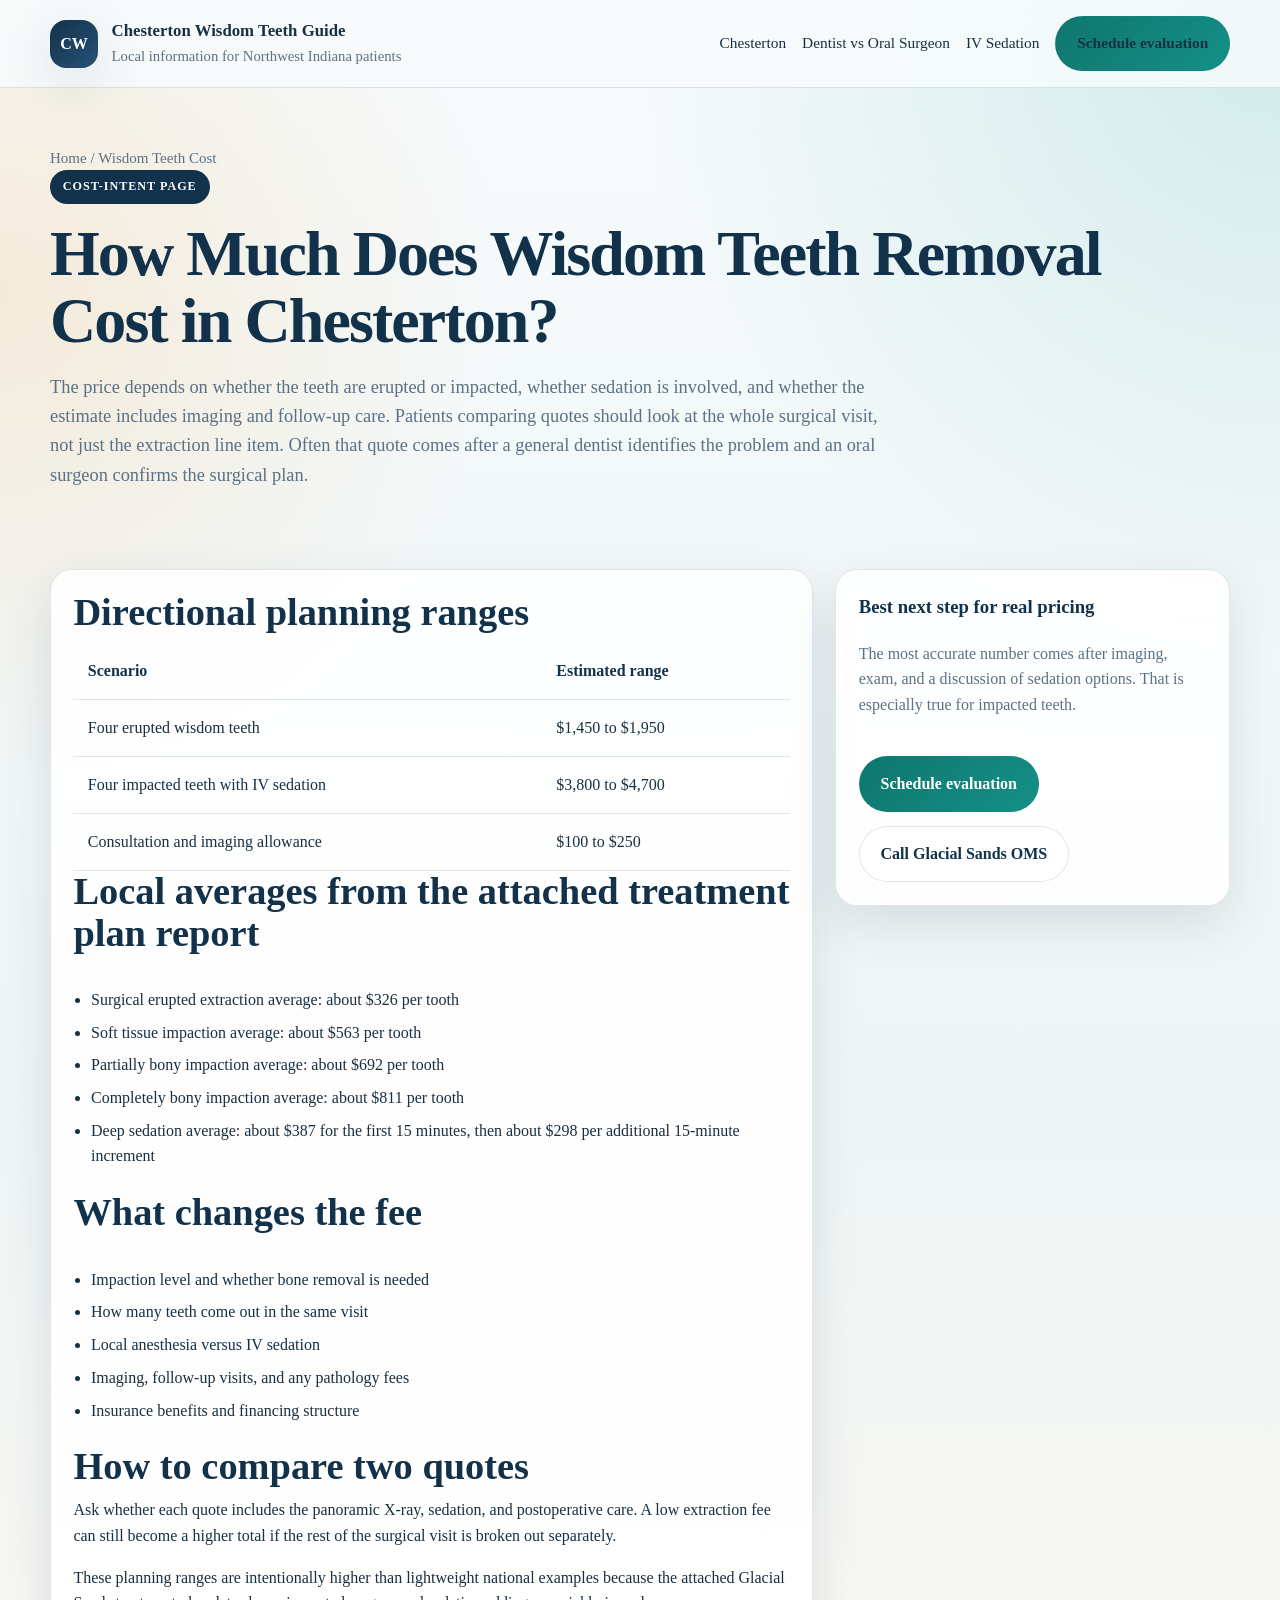
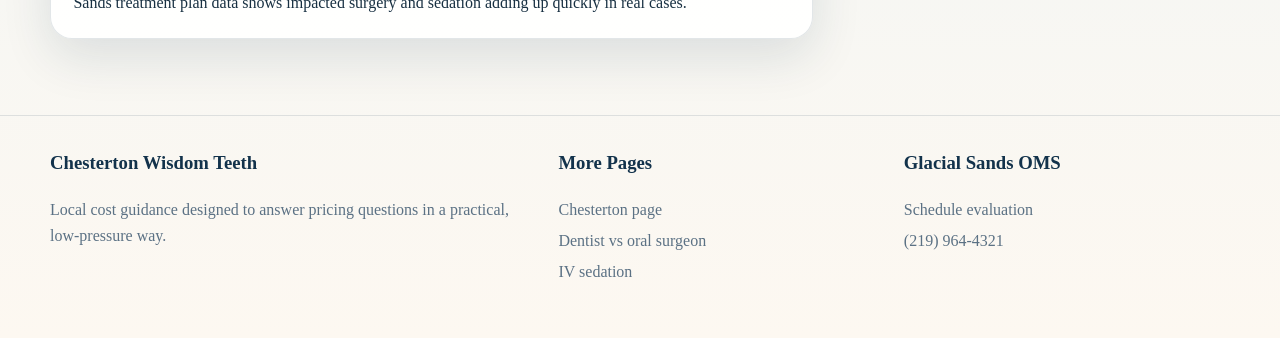
<file: wisdom-teeth-removal-cost-chesterton-in.html>
<!DOCTYPE html>
<html lang="en">
<head>
  <meta charset="utf-8">
  <meta name="viewport" content="width=device-width, initial-scale=1">
  <title>Wisdom Teeth Removal Cost in Chesterton, IN</title>
  <meta name="description" content="Wisdom teeth removal cost in Chesterton, Indiana, including what changes the fee and what patients should compare between quotes.">
  <link rel="canonical" href="https://chestertonwisdomteeth.com/wisdom-teeth-removal-cost-chesterton-in">
  <link rel="stylesheet" href="styles.css">
</head>
<body>
  <header class="site-header">
    <div class="shell header-bar">
      <a class="brand" href="index.html">
        <div class="brand-mark">CW</div>
        <div class="brand-copy">
          <strong>Chesterton Wisdom Teeth Guide</strong>
          <span>Local information for Northwest Indiana patients</span>
        </div>
      </a>
      <nav class="nav-links">
        <a href="wisdom-teeth-removal-chesterton-in.html">Chesterton</a>
        <a href="dentist-vs-oral-surgeon.html">Dentist vs Oral Surgeon</a>
        <a href="iv-sedation-wisdom-teeth-chesterton-in.html">IV Sedation</a>
        <a class="btn btn-primary" href="https://glacialsandsoms.com/contact/">Schedule evaluation</a>
      </nav>
    </div>
  </header>

  <main>
    <section class="page-hero">
      <div class="shell">
        <div class="breadcrumbs"><a href="index.html">Home</a> / Wisdom Teeth Cost</div>
        <span class="eyebrow">Cost-intent page</span>
        <h1>How Much Does Wisdom Teeth Removal Cost in Chesterton?</h1>
        <p class="lead">
          The price depends on whether the teeth are erupted or impacted, whether sedation is involved, and whether the
          estimate includes imaging and follow-up care. Patients comparing quotes should look at the whole surgical visit,
          not just the extraction line item. Often that quote comes after a general dentist identifies the problem and
          an oral surgeon confirms the surgical plan.
        </p>
      </div>
    </section>

    <section class="section">
      <div class="shell content-grid">
        <article class="card section-card">
          <h2>Directional planning ranges</h2>
          <table class="table">
            <thead>
              <tr>
                <th>Scenario</th>
                <th>Estimated range</th>
              </tr>
            </thead>
            <tbody>
              <tr>
                <td>Four erupted wisdom teeth</td>
                <td>$1,450 to $1,950</td>
              </tr>
              <tr>
                <td>Four impacted teeth with IV sedation</td>
                <td>$3,800 to $4,700</td>
              </tr>
              <tr>
                <td>Consultation and imaging allowance</td>
                <td>$100 to $250</td>
              </tr>
            </tbody>
          </table>

          <h2>Local averages from the attached treatment plan report</h2>
          <ul class="bullet-list">
            <li>Surgical erupted extraction average: about $326 per tooth</li>
            <li>Soft tissue impaction average: about $563 per tooth</li>
            <li>Partially bony impaction average: about $692 per tooth</li>
            <li>Completely bony impaction average: about $811 per tooth</li>
            <li>Deep sedation average: about $387 for the first 15 minutes, then about $298 per additional 15-minute increment</li>
          </ul>

          <h2>What changes the fee</h2>
          <ul class="bullet-list">
            <li>Impaction level and whether bone removal is needed</li>
            <li>How many teeth come out in the same visit</li>
            <li>Local anesthesia versus IV sedation</li>
            <li>Imaging, follow-up visits, and any pathology fees</li>
            <li>Insurance benefits and financing structure</li>
          </ul>

          <h2>How to compare two quotes</h2>
          <p>
            Ask whether each quote includes the panoramic X-ray, sedation, and postoperative care. A low extraction fee
            can still become a higher total if the rest of the surgical visit is broken out separately.
          </p>
          <p>
            These planning ranges are intentionally higher than lightweight national examples because the attached
            Glacial Sands treatment plan data shows impacted surgery and sedation adding up quickly in real cases.
          </p>
        </article>

        <aside class="card sidebar-card">
          <h3>Best next step for real pricing</h3>
          <p class="muted">
            The most accurate number comes after imaging, exam, and a discussion of sedation options. That is especially
            true for impacted teeth.
          </p>
          <div class="cta-row">
            <a class="btn btn-primary" href="https://glacialsandsoms.com/contact/">Schedule evaluation</a>
            <a class="btn btn-secondary" href="tel:+12199644321">Call Glacial Sands OMS</a>
          </div>
        </aside>
      </div>
    </section>
  </main>

  <footer class="site-footer">
    <div class="shell footer-grid">
      <div>
        <h3>Chesterton Wisdom Teeth</h3>
        <p class="muted">Local cost guidance designed to answer pricing questions in a practical, low-pressure way.</p>
      </div>
      <div>
        <h3>More Pages</h3>
        <a href="wisdom-teeth-removal-chesterton-in.html">Chesterton page</a>
        <a href="dentist-vs-oral-surgeon.html">Dentist vs oral surgeon</a>
        <a href="iv-sedation-wisdom-teeth-chesterton-in.html">IV sedation</a>
      </div>
      <div>
        <h3>Glacial Sands OMS</h3>
        <a href="https://glacialsandsoms.com/contact/">Schedule evaluation</a>
        <a href="tel:+12199644321">(219) 964-4321</a>
      </div>
    </div>
  </footer>
</body>
</html>
</file>
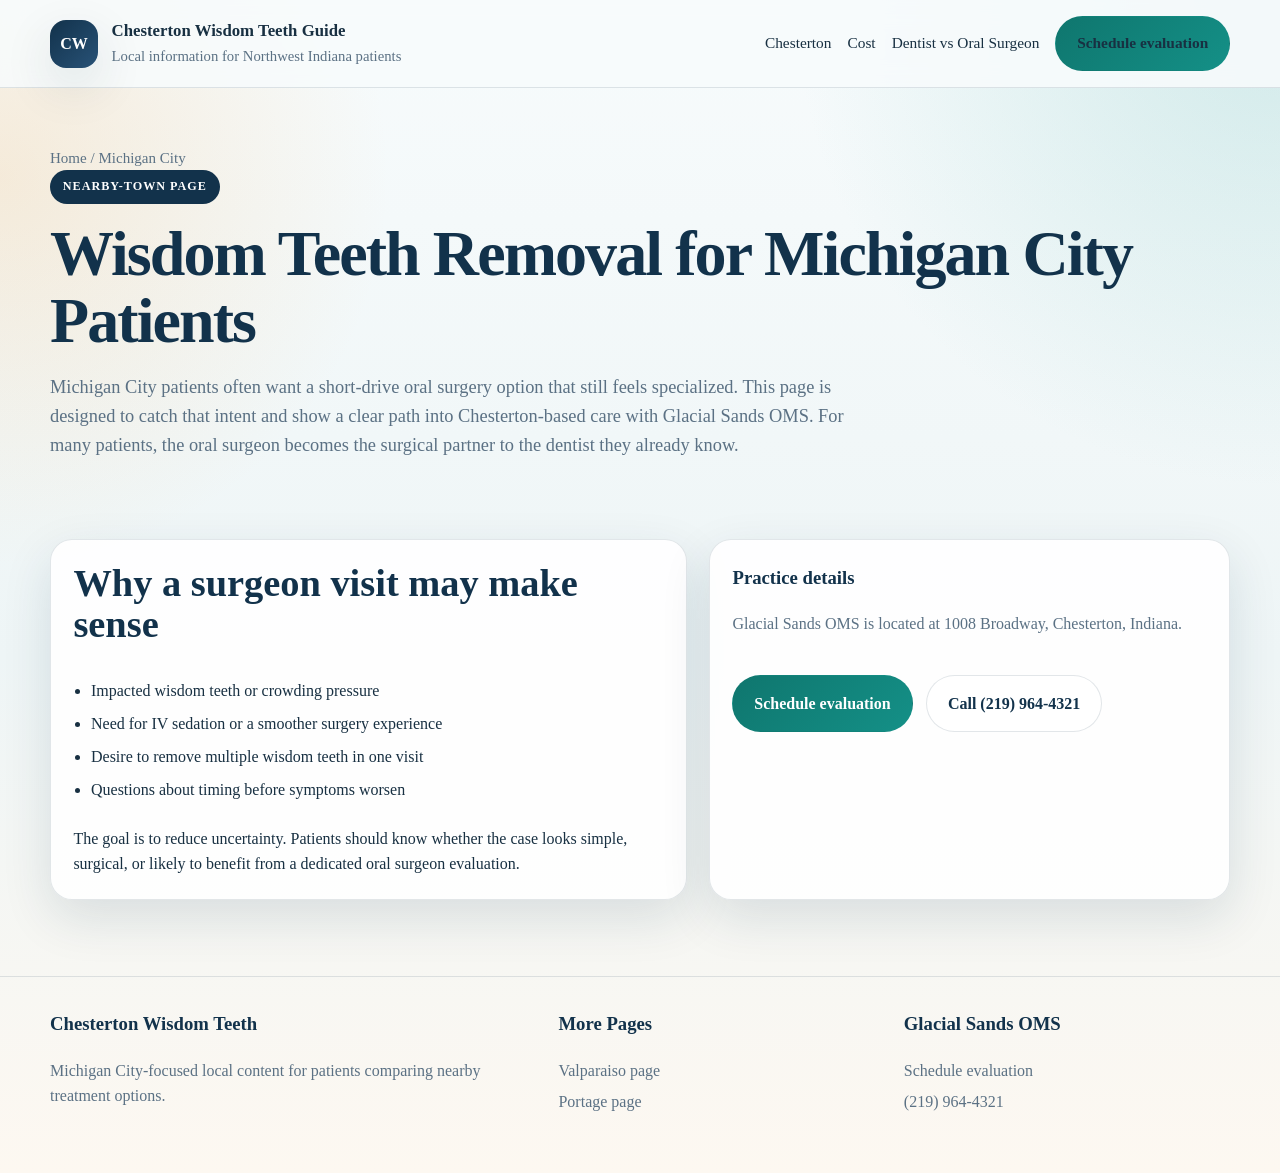
<file: wisdom-teeth-removal-michigan-city-in.html>
<!DOCTYPE html>
<html lang="en">
<head>
  <meta charset="utf-8">
  <meta name="viewport" content="width=device-width, initial-scale=1">
  <title>Wisdom Teeth Removal Near Michigan City, IN</title>
  <meta name="description" content="Wisdom teeth removal information for Michigan City, Indiana patients looking for a nearby oral surgeon in Chesterton.">
  <link rel="canonical" href="https://chestertonwisdomteeth.com/wisdom-teeth-removal-michigan-city-in">
  <link rel="stylesheet" href="styles.css">
</head>
<body>
  <header class="site-header">
    <div class="shell header-bar">
      <a class="brand" href="index.html">
        <div class="brand-mark">CW</div>
        <div class="brand-copy">
          <strong>Chesterton Wisdom Teeth Guide</strong>
          <span>Local information for Northwest Indiana patients</span>
        </div>
      </a>
      <nav class="nav-links">
        <a href="wisdom-teeth-removal-chesterton-in.html">Chesterton</a>
        <a href="wisdom-teeth-removal-cost-chesterton-in.html">Cost</a>
        <a href="dentist-vs-oral-surgeon.html">Dentist vs Oral Surgeon</a>
        <a class="btn btn-primary" href="https://glacialsandsoms.com/contact/">Schedule evaluation</a>
      </nav>
    </div>
  </header>

  <main>
    <section class="page-hero">
      <div class="shell">
        <div class="breadcrumbs"><a href="index.html">Home</a> / Michigan City</div>
        <span class="eyebrow">Nearby-town page</span>
        <h1>Wisdom Teeth Removal for Michigan City Patients</h1>
        <p class="lead">
          Michigan City patients often want a short-drive oral surgery option that still feels specialized. This page is
          designed to catch that intent and show a clear path into Chesterton-based care with Glacial Sands OMS. For many
          patients, the oral surgeon becomes the surgical partner to the dentist they already know.
        </p>
      </div>
    </section>

    <section class="section">
      <div class="shell split-grid">
        <article class="card section-card">
          <h2>Why a surgeon visit may make sense</h2>
          <ul class="bullet-list">
            <li>Impacted wisdom teeth or crowding pressure</li>
            <li>Need for IV sedation or a smoother surgery experience</li>
            <li>Desire to remove multiple wisdom teeth in one visit</li>
            <li>Questions about timing before symptoms worsen</li>
          </ul>
          <p>
            The goal is to reduce uncertainty. Patients should know whether the case looks simple, surgical, or likely
            to benefit from a dedicated oral surgeon evaluation.
          </p>
        </article>
        <aside class="card sidebar-card">
          <h3>Practice details</h3>
          <p class="muted">Glacial Sands OMS is located at 1008 Broadway, Chesterton, Indiana.</p>
          <div class="cta-row">
            <a class="btn btn-primary" href="https://glacialsandsoms.com/contact/">Schedule evaluation</a>
            <a class="btn btn-secondary" href="tel:+12199644321">Call (219) 964-4321</a>
          </div>
        </aside>
      </div>
    </section>
  </main>

  <footer class="site-footer">
    <div class="shell footer-grid">
      <div>
        <h3>Chesterton Wisdom Teeth</h3>
        <p class="muted">Michigan City-focused local content for patients comparing nearby treatment options.</p>
      </div>
      <div>
        <h3>More Pages</h3>
        <a href="wisdom-teeth-removal-valparaiso-in.html">Valparaiso page</a>
        <a href="wisdom-teeth-removal-portage-in.html">Portage page</a>
      </div>
      <div>
        <h3>Glacial Sands OMS</h3>
        <a href="https://glacialsandsoms.com/contact/">Schedule evaluation</a>
        <a href="tel:+12199644321">(219) 964-4321</a>
      </div>
    </div>
  </footer>
</body>
</html>
</file>
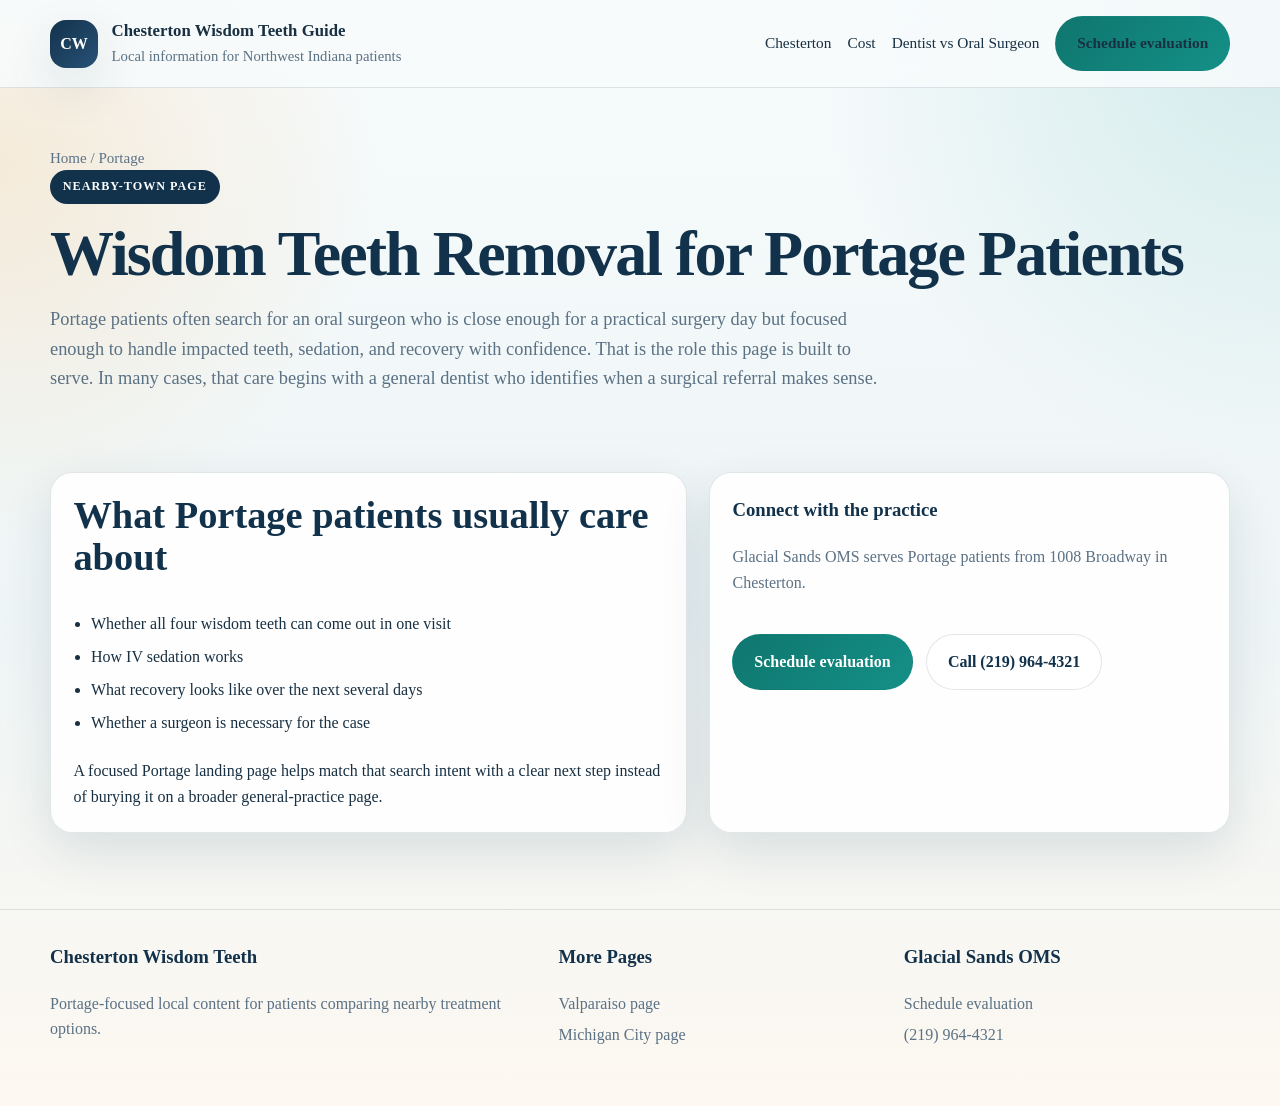
<file: wisdom-teeth-removal-portage-in.html>
<!DOCTYPE html>
<html lang="en">
<head>
  <meta charset="utf-8">
  <meta name="viewport" content="width=device-width, initial-scale=1">
  <title>Wisdom Teeth Removal Near Portage, IN</title>
  <meta name="description" content="Wisdom teeth removal information for Portage, Indiana patients looking for a nearby oral surgeon in Chesterton.">
  <link rel="canonical" href="https://chestertonwisdomteeth.com/wisdom-teeth-removal-portage-in">
  <link rel="stylesheet" href="styles.css">
</head>
<body>
  <header class="site-header">
    <div class="shell header-bar">
      <a class="brand" href="index.html">
        <div class="brand-mark">CW</div>
        <div class="brand-copy">
          <strong>Chesterton Wisdom Teeth Guide</strong>
          <span>Local information for Northwest Indiana patients</span>
        </div>
      </a>
      <nav class="nav-links">
        <a href="wisdom-teeth-removal-chesterton-in.html">Chesterton</a>
        <a href="wisdom-teeth-removal-cost-chesterton-in.html">Cost</a>
        <a href="dentist-vs-oral-surgeon.html">Dentist vs Oral Surgeon</a>
        <a class="btn btn-primary" href="https://glacialsandsoms.com/contact/">Schedule evaluation</a>
      </nav>
    </div>
  </header>

  <main>
    <section class="page-hero">
      <div class="shell">
        <div class="breadcrumbs"><a href="index.html">Home</a> / Portage</div>
        <span class="eyebrow">Nearby-town page</span>
        <h1>Wisdom Teeth Removal for Portage Patients</h1>
        <p class="lead">
          Portage patients often search for an oral surgeon who is close enough for a practical surgery day but focused
          enough to handle impacted teeth, sedation, and recovery with confidence. That is the role this page is built to serve.
          In many cases, that care begins with a general dentist who identifies when a surgical referral makes sense.
        </p>
      </div>
    </section>

    <section class="section">
      <div class="shell split-grid">
        <article class="card section-card">
          <h2>What Portage patients usually care about</h2>
          <ul class="bullet-list">
            <li>Whether all four wisdom teeth can come out in one visit</li>
            <li>How IV sedation works</li>
            <li>What recovery looks like over the next several days</li>
            <li>Whether a surgeon is necessary for the case</li>
          </ul>
          <p>
            A focused Portage landing page helps match that search intent with a clear next step instead of burying it
            on a broader general-practice page.
          </p>
        </article>
        <aside class="card sidebar-card">
          <h3>Connect with the practice</h3>
          <p class="muted">Glacial Sands OMS serves Portage patients from 1008 Broadway in Chesterton.</p>
          <div class="cta-row">
            <a class="btn btn-primary" href="https://glacialsandsoms.com/contact/">Schedule evaluation</a>
            <a class="btn btn-secondary" href="tel:+12199644321">Call (219) 964-4321</a>
          </div>
        </aside>
      </div>
    </section>
  </main>

  <footer class="site-footer">
    <div class="shell footer-grid">
      <div>
        <h3>Chesterton Wisdom Teeth</h3>
        <p class="muted">Portage-focused local content for patients comparing nearby treatment options.</p>
      </div>
      <div>
        <h3>More Pages</h3>
        <a href="wisdom-teeth-removal-valparaiso-in.html">Valparaiso page</a>
        <a href="wisdom-teeth-removal-michigan-city-in.html">Michigan City page</a>
      </div>
      <div>
        <h3>Glacial Sands OMS</h3>
        <a href="https://glacialsandsoms.com/contact/">Schedule evaluation</a>
        <a href="tel:+12199644321">(219) 964-4321</a>
      </div>
    </div>
  </footer>
</body>
</html>
</file>
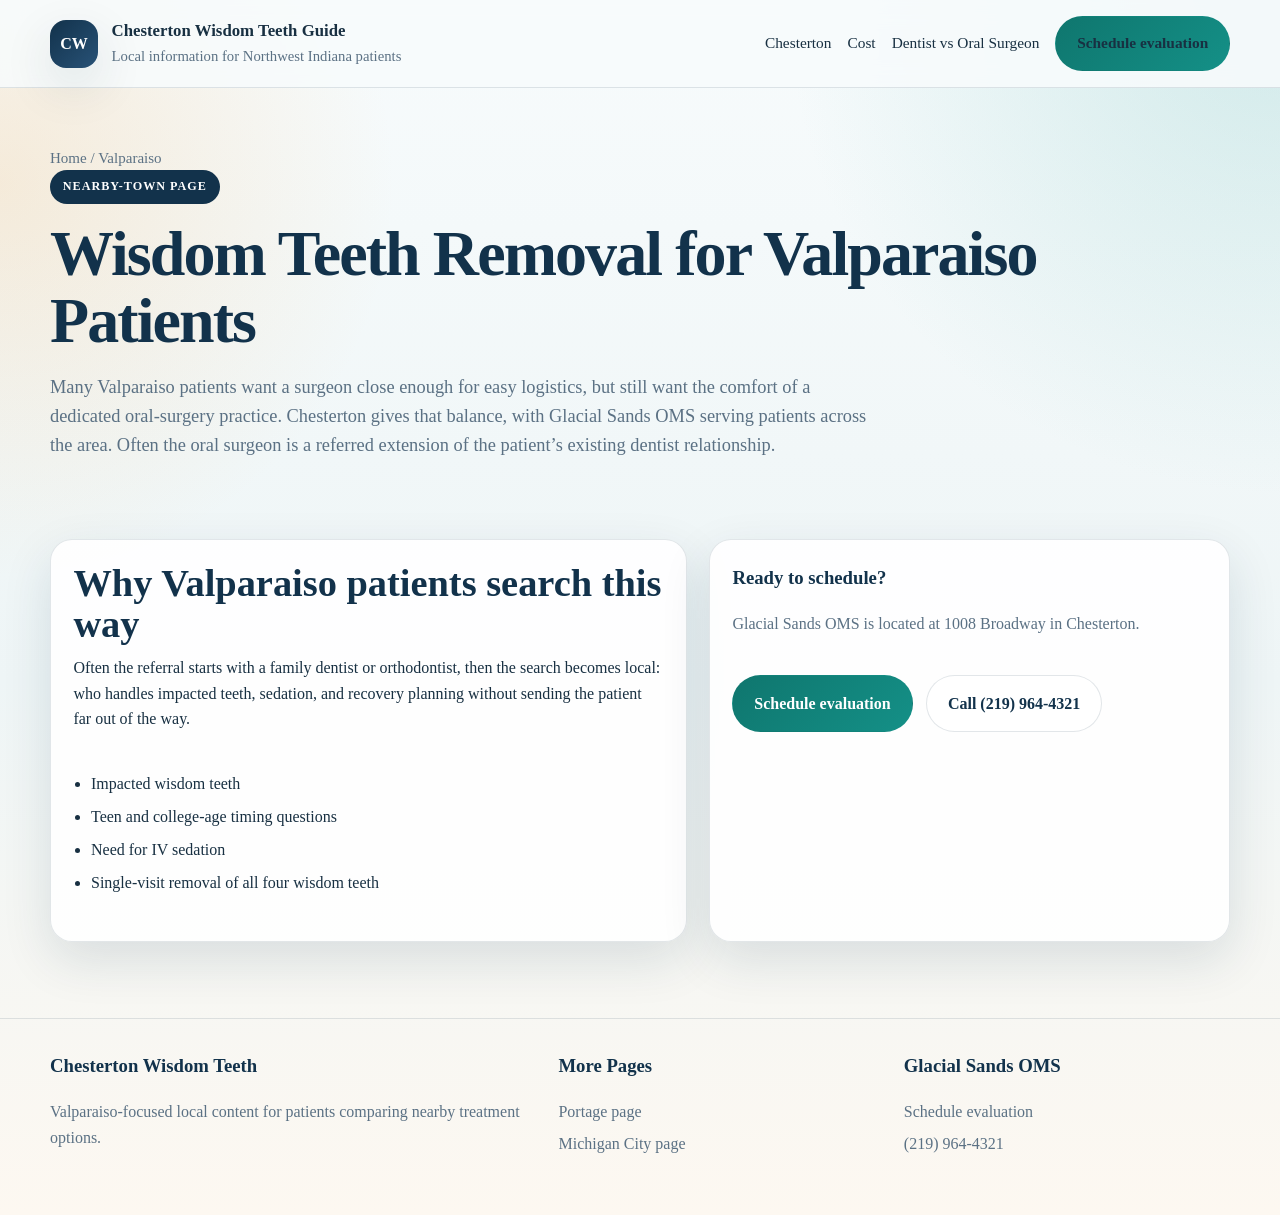
<file: wisdom-teeth-removal-valparaiso-in.html>
<!DOCTYPE html>
<html lang="en">
<head>
  <meta charset="utf-8">
  <meta name="viewport" content="width=device-width, initial-scale=1">
  <title>Wisdom Teeth Removal Near Valparaiso, IN</title>
  <meta name="description" content="Wisdom teeth removal information for Valparaiso, Indiana patients looking for a nearby oral surgeon in Chesterton.">
  <link rel="canonical" href="https://chestertonwisdomteeth.com/wisdom-teeth-removal-valparaiso-in">
  <link rel="stylesheet" href="styles.css">
</head>
<body>
  <header class="site-header">
    <div class="shell header-bar">
      <a class="brand" href="index.html">
        <div class="brand-mark">CW</div>
        <div class="brand-copy">
          <strong>Chesterton Wisdom Teeth Guide</strong>
          <span>Local information for Northwest Indiana patients</span>
        </div>
      </a>
      <nav class="nav-links">
        <a href="wisdom-teeth-removal-chesterton-in.html">Chesterton</a>
        <a href="wisdom-teeth-removal-cost-chesterton-in.html">Cost</a>
        <a href="dentist-vs-oral-surgeon.html">Dentist vs Oral Surgeon</a>
        <a class="btn btn-primary" href="https://glacialsandsoms.com/contact/">Schedule evaluation</a>
      </nav>
    </div>
  </header>

  <main>
    <section class="page-hero">
      <div class="shell">
        <div class="breadcrumbs"><a href="index.html">Home</a> / Valparaiso</div>
        <span class="eyebrow">Nearby-town page</span>
        <h1>Wisdom Teeth Removal for Valparaiso Patients</h1>
        <p class="lead">
          Many Valparaiso patients want a surgeon close enough for easy logistics, but still want the comfort of a
          dedicated oral-surgery practice. Chesterton gives that balance, with Glacial Sands OMS serving patients
          across the area. Often the oral surgeon is a referred extension of the patient’s existing dentist relationship.
        </p>
      </div>
    </section>

    <section class="section">
      <div class="shell split-grid">
        <article class="card section-card">
          <h2>Why Valparaiso patients search this way</h2>
          <p>
            Often the referral starts with a family dentist or orthodontist, then the search becomes local: who handles
            impacted teeth, sedation, and recovery planning without sending the patient far out of the way.
          </p>
          <ul class="bullet-list">
            <li>Impacted wisdom teeth</li>
            <li>Teen and college-age timing questions</li>
            <li>Need for IV sedation</li>
            <li>Single-visit removal of all four wisdom teeth</li>
          </ul>
        </article>
        <aside class="card sidebar-card">
          <h3>Ready to schedule?</h3>
          <p class="muted">Glacial Sands OMS is located at 1008 Broadway in Chesterton.</p>
          <div class="cta-row">
            <a class="btn btn-primary" href="https://glacialsandsoms.com/contact/">Schedule evaluation</a>
            <a class="btn btn-secondary" href="tel:+12199644321">Call (219) 964-4321</a>
          </div>
        </aside>
      </div>
    </section>
  </main>

  <footer class="site-footer">
    <div class="shell footer-grid">
      <div>
        <h3>Chesterton Wisdom Teeth</h3>
        <p class="muted">Valparaiso-focused local content for patients comparing nearby treatment options.</p>
      </div>
      <div>
        <h3>More Pages</h3>
        <a href="wisdom-teeth-removal-portage-in.html">Portage page</a>
        <a href="wisdom-teeth-removal-michigan-city-in.html">Michigan City page</a>
      </div>
      <div>
        <h3>Glacial Sands OMS</h3>
        <a href="https://glacialsandsoms.com/contact/">Schedule evaluation</a>
        <a href="tel:+12199644321">(219) 964-4321</a>
      </div>
    </div>
  </footer>
</body>
</html>
</file>
<file: styles.css>
:root {
  --navy: #12324b;
  --teal: #0f766e;
  --amber: #d97706;
  --mist: #edf6f7;
  --ink: #183042;
  --muted: #5b7184;
  --line: rgba(18, 50, 75, 0.12);
  --card: rgba(255, 255, 255, 0.9);
  --shadow: 0 18px 50px rgba(18, 50, 75, 0.12);
  --radius: 22px;
  --max: 1180px;
}

* {
  box-sizing: border-box;
}

html {
  scroll-behavior: smooth;
}

body {
  margin: 0;
  font-family: Georgia, "Times New Roman", serif;
  color: var(--ink);
  background:
    radial-gradient(circle at top right, rgba(152, 209, 207, 0.4), transparent 28%),
    radial-gradient(circle at left 15%, rgba(245, 190, 120, 0.25), transparent 24%),
    linear-gradient(180deg, #f7fbfc 0%, #eef5f6 56%, #fdf8f1 100%);
  line-height: 1.6;
}

a {
  color: inherit;
}

img {
  max-width: 100%;
}

.site-header {
  position: sticky;
  top: 0;
  z-index: 10;
  backdrop-filter: blur(12px);
  background: rgba(247, 251, 252, 0.88);
  border-bottom: 1px solid var(--line);
}

.shell {
  width: min(var(--max), calc(100% - 2rem));
  margin: 0 auto;
}

.header-bar {
  display: flex;
  align-items: center;
  justify-content: space-between;
  gap: 1rem;
  padding: 1rem 0;
}

.brand {
  display: flex;
  align-items: center;
  gap: 0.85rem;
  text-decoration: none;
}

.brand-mark {
  width: 48px;
  height: 48px;
  border-radius: 16px;
  display: grid;
  place-items: center;
  background: linear-gradient(135deg, var(--navy), #285277);
  color: #fff;
  font-weight: 700;
  box-shadow: var(--shadow);
}

.brand-copy strong {
  display: block;
  font-size: 1.05rem;
}

.brand-copy span {
  display: block;
  color: var(--muted);
  font-size: 0.92rem;
}

.nav-links {
  display: flex;
  align-items: center;
  flex-wrap: wrap;
  gap: 1rem;
}

.nav-links a {
  text-decoration: none;
  color: var(--ink);
  font-size: 0.96rem;
}

.btn {
  display: inline-flex;
  align-items: center;
  justify-content: center;
  gap: 0.4rem;
  text-decoration: none;
  border-radius: 999px;
  padding: 0.9rem 1.3rem;
  font-weight: 700;
  border: 1px solid transparent;
}

.btn-primary {
  background: linear-gradient(135deg, var(--teal), #149087);
  color: #fff;
}

.btn-secondary {
  border-color: var(--line);
  background: rgba(255, 255, 255, 0.78);
  color: var(--navy);
}

.btn-ghost {
  border-color: rgba(255, 255, 255, 0.28);
  color: #fff;
}

.hero {
  padding: 4.5rem 0 2.5rem;
}

.eyebrow {
  display: inline-block;
  padding: 0.45rem 0.8rem;
  border-radius: 999px;
  background: var(--navy);
  color: #fff;
  letter-spacing: 0.08em;
  text-transform: uppercase;
  font-size: 0.76rem;
  font-weight: 700;
}

.hero-grid,
.split-grid,
.cards,
.town-grid,
.faq-grid,
.content-grid {
  display: grid;
  gap: 1.4rem;
}

.hero-grid {
  grid-template-columns: 1.2fr 0.9fr;
  align-items: start;
}

.hero h1,
.page-hero h1 {
  margin: 1rem 0 0.8rem;
  font-size: clamp(2.5rem, 5vw, 4.4rem);
  line-height: 1.05;
  letter-spacing: -0.03em;
  color: var(--navy);
}

.hero p.lead,
.page-hero p.lead {
  font-size: 1.15rem;
  color: var(--muted);
  max-width: 52rem;
}

.card {
  background: var(--card);
  border: 1px solid var(--line);
  border-radius: var(--radius);
  box-shadow: var(--shadow);
}

.hero-card,
.section-card,
.sidebar-card {
  padding: 1.4rem;
}

.hero-card h2,
.section-card h2,
.sidebar-card h3 {
  margin-top: 0;
  color: var(--navy);
}

.stat-grid,
.metric-grid {
  display: grid;
  gap: 1rem;
}

.stat-grid {
  grid-template-columns: repeat(2, minmax(0, 1fr));
}

.metric-grid {
  grid-template-columns: repeat(3, minmax(0, 1fr));
}

.stat,
.metric,
.mini-card {
  padding: 1rem;
  border-radius: 18px;
  background: linear-gradient(180deg, #fff, #f2f8f8);
  border: 1px solid rgba(18, 50, 75, 0.08);
}

.stat strong,
.metric strong {
  display: block;
  font-size: 1.4rem;
  color: var(--navy);
  margin-top: 0.25rem;
}

.muted {
  color: var(--muted);
}

.cta-row {
  display: flex;
  flex-wrap: wrap;
  gap: 0.85rem;
  margin-top: 1.4rem;
}

.section {
  padding: 1.75rem 0;
}

.section h2 {
  font-size: clamp(1.8rem, 3vw, 2.7rem);
  line-height: 1.08;
  margin-bottom: 0.6rem;
  color: var(--navy);
}

.section-intro {
  max-width: 44rem;
  color: var(--muted);
  margin-bottom: 1.2rem;
}

.cards {
  grid-template-columns: repeat(3, minmax(0, 1fr));
  align-items: stretch;
}

.cards .card,
.town-grid .card,
.faq-grid .card {
  padding: 1.3rem;
}

.cards .card,
.town-grid .card,
.faq-grid .card,
.section-card,
.sidebar-card,
.hero-card {
  display: flex;
  flex-direction: column;
}

.cards h3,
.town-grid h3,
.faq-grid h3 {
  margin-top: 0;
  color: var(--navy);
}

.cards p,
.town-grid p,
.faq-grid p,
.section-card p,
.sidebar-card p,
.hero-card p {
  margin-top: 0;
}

.cards .card p:last-child,
.town-grid .card p:last-child,
.faq-grid .card p:last-child,
.section-card p:last-child,
.sidebar-card p:last-child,
.hero-card p:last-child {
  margin-bottom: 0;
}

.town-grid {
  grid-template-columns: repeat(4, minmax(0, 1fr));
}

.split-grid {
  grid-template-columns: 1.1fr 0.9fr;
}

.content-grid {
  grid-template-columns: minmax(0, 1.45fr) minmax(280px, 0.75fr);
  align-items: start;
}

.bullet-list {
  padding-left: 1.1rem;
}

.bullet-list li {
  margin: 0.45rem 0;
}

.quote-box {
  padding: 1.1rem 1.2rem;
  background: rgba(15, 118, 110, 0.08);
  border-left: 4px solid var(--teal);
  border-radius: 0 16px 16px 0;
}

.faq-grid {
  grid-template-columns: repeat(2, minmax(0, 1fr));
}

.cta-band {
  margin: 2rem 0 0;
  padding: 1.7rem;
  border-radius: 28px;
  background: linear-gradient(135deg, var(--navy), #224d71);
  color: #fff;
  box-shadow: var(--shadow);
}

.cta-band h2,
.cta-band p {
  color: #fff;
}

.page-hero {
  padding: 3.6rem 0 2rem;
}

.breadcrumbs {
  color: var(--muted);
  font-size: 0.94rem;
}

.breadcrumbs a {
  text-decoration: none;
  color: var(--muted);
}

.table {
  width: 100%;
  border-collapse: collapse;
}

.table th,
.table td {
  text-align: left;
  padding: 0.95rem 0.9rem;
  border-bottom: 1px solid var(--line);
}

.table th {
  color: var(--navy);
}

.site-footer {
  margin-top: 3rem;
  padding: 2rem 0 3rem;
  border-top: 1px solid var(--line);
}

.footer-grid {
  display: grid;
  grid-template-columns: 1.2fr 0.8fr 0.8fr;
  gap: 1.2rem;
}

.footer-grid h3 {
  margin-top: 0;
  color: var(--navy);
}

.footer-grid a {
  display: block;
  margin: 0.35rem 0;
  text-decoration: none;
  color: var(--muted);
}

@media (max-width: 980px) {
  .hero-grid,
  .split-grid,
  .content-grid,
  .footer-grid {
    grid-template-columns: 1fr;
  }

  .cards,
  .town-grid,
  .faq-grid,
  .metric-grid,
  .stat-grid {
    grid-template-columns: 1fr;
  }

  .header-bar {
    align-items: flex-start;
    flex-direction: column;
  }
}
</file>
